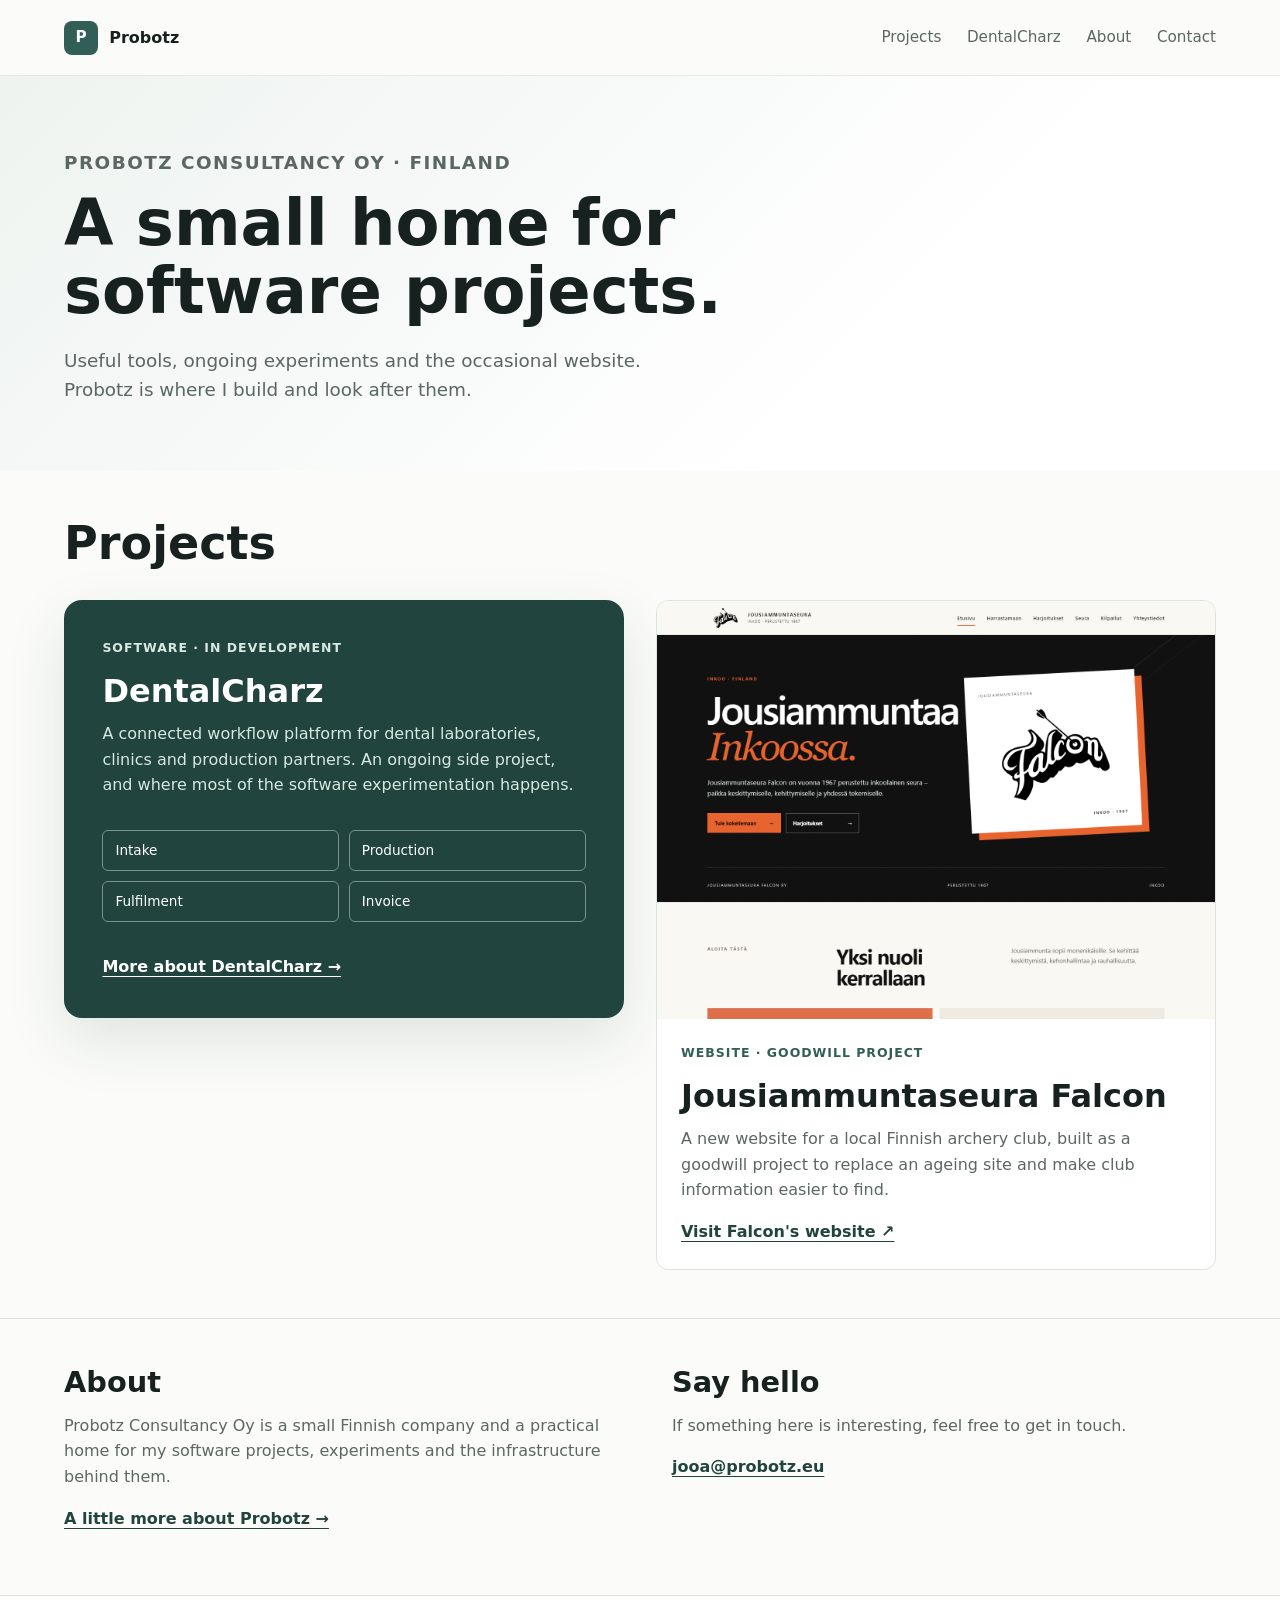
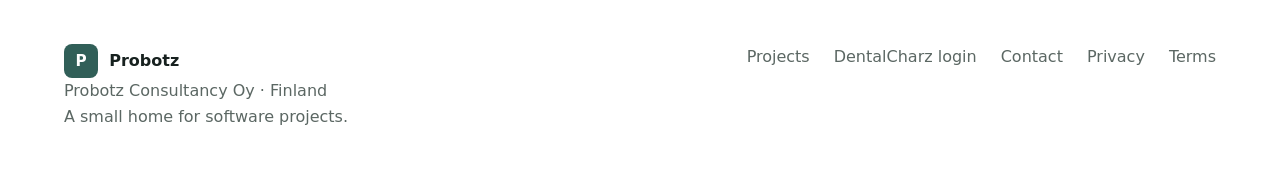
<file: index.html>
<!doctype html>
<html lang="en">
<head>
  <meta charset="utf-8">
  <meta name="viewport" content="width=device-width, initial-scale=1">
  <title>Probotz Consultancy Oy | A small home for software projects</title>
  <meta name="description" content="Probotz is a small Finnish company and a home for software projects and experiments, including DentalCharz and a website for Jousiammuntaseura Falcon.">
  <link rel="canonical" href="https://probotz.eu/">
  <meta property="og:type" content="website">
  <meta property="og:site_name" content="Probotz Consultancy Oy">
  <meta property="og:locale" content="en_GB">
  <meta property="og:title" content="Probotz Consultancy Oy | A small home for software projects">
  <meta property="og:description" content="Probotz is a small Finnish company and a home for software projects and experiments, including DentalCharz and a website for Jousiammuntaseura Falcon.">
  <meta property="og:url" content="https://probotz.eu/">
  <meta property="og:image" content="https://probotz.eu/assets/social-card.png">
  <meta property="og:image:width" content="1200">
  <meta property="og:image:height" content="630">
  <meta property="og:image:alt" content="Probotz Consultancy Oy — a small home for software projects">
  <meta name="twitter:card" content="summary_large_image">
  <meta name="theme-color" content="#315f58">

  <link rel="icon" href="/assets/favicon.svg" type="image/svg+xml">
  <link rel="icon" href="/assets/favicon.png" type="image/png" sizes="32x32">
  <link rel="apple-touch-icon" href="/assets/apple-touch-icon.png">
  <link rel="stylesheet" href="/styles.css">
  <script type="application/ld+json">{"@context": "https://schema.org", "@type": "Organization", "@id": "https://probotz.eu/#organisation", "name": "Probotz Consultancy Oy", "url": "https://probotz.eu/", "email": "jooa@probotz.eu", "logo": "https://probotz.eu/assets/apple-touch-icon.png", "location": {"@type": "Country", "name": "Finland"}}</script>
  <script src="/script.js" defer></script>
</head>
<body>
  <a class="skip-link" href="#main">Skip to content</a>
  <header class="site-header">
    <a class="logo" href="/" aria-label="Probotz home"><span class="logo-mark" aria-hidden="true">P</span><span>Probotz</span></a>
    <button class="nav-toggle" type="button" aria-expanded="false" aria-controls="site-nav"><span class="sr-only">Open navigation</span><span></span><span></span><span></span></button>
    <nav class="site-nav" id="site-nav" aria-label="Main navigation"><a href="/index.html#projects">Projects</a><a href="/dentalcharz.html">DentalCharz</a><a href="/about.html">About</a><a href="/contact.html">Contact</a></nav>
  </header>
  <main id="main" tabindex="-1">
<section class="subpage-hero home-intro">
  <p class="eyebrow">Probotz Consultancy Oy · Finland</p>
  <h1>A small home for software projects.</h1>
  <p>Useful tools, ongoing experiments and the occasional website. Probotz is where I build and look after them.</p>
</section>
<section class="section project-section" id="projects">
  <div class="section-heading"><h2>Projects</h2></div>
  <div class="portfolio-grid">
    <article class="flagship-card" id="product">
      <p class="eyebrow">Software · In development</p>
      <h3>DentalCharz</h3>
      <p>A connected workflow platform for dental laboratories, clinics and production partners. An ongoing side project, and where most of the software experimentation happens.</p>
      <div class="mini-workflow" aria-label="Connected case workflow"><span>Intake</span><span>Production</span><span>Fulfilment</span><span>Invoice</span></div>
      <a class="text-link" href="/dentalcharz.html">More about DentalCharz →</a>
    </article>
    <article class="portfolio-falcon">
      <figure class="project-image"><img src="/assets/falcon-home.png" width="1440" height="1080" loading="lazy" alt="Falcon's Finnish archery club website, with black and orange styling and links to getting started and training."></figure>
      <div class="portfolio-copy">
        <p class="eyebrow">Website · Goodwill project</p>
        <h3>Jousiammuntaseura Falcon</h3>
        <p>A new website for a local Finnish archery club, built as a goodwill project to replace an ageing site and make club information easier to find.</p>
        <a class="text-link" href="https://jousiammuntaseurafalcon.fi/">Visit Falcon's website ↗</a>
      </div>
    </article>
  </div>
</section>
<section class="section home-notes">
  <div id="about"><h2>About</h2><p>Probotz Consultancy Oy is a small Finnish company and a practical home for my software projects, experiments and the infrastructure behind them.</p><a class="text-link" href="/about.html">A little more about Probotz →</a></div>
  <div id="contact"><h2>Say hello</h2><p>If something here is interesting, feel free to get in touch.</p><a class="text-link" href="mailto:jooa@probotz.eu">jooa@probotz.eu</a></div>
</section></main>
  <footer class="site-footer">
    <div><a class="logo footer-logo" href="/"><span class="logo-mark" aria-hidden="true">P</span><span>Probotz</span></a><p>Probotz Consultancy Oy · Finland<br>A small home for software projects.</p></div>
    <nav aria-label="Footer navigation"><a href="/index.html#projects">Projects</a><a href="https://dental.probotz.eu/login">DentalCharz login</a><a href="/contact.html">Contact</a><a href="/privacy.html">Privacy</a><a href="/terms.html">Terms</a></nav>
  </footer>
</body>
</html>
</file>
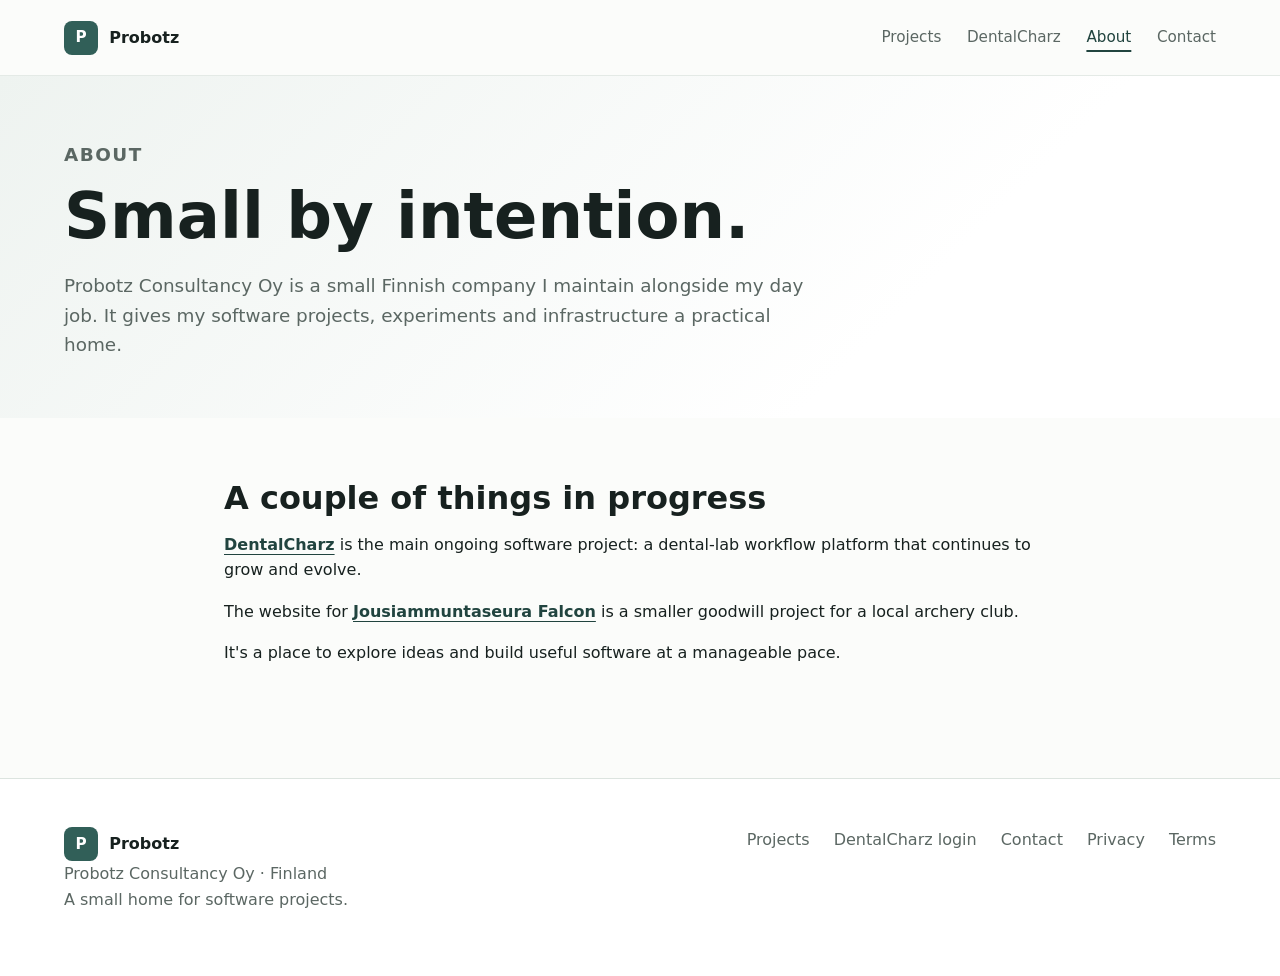
<file: about.html>
<!doctype html>
<html lang="en">
<head>
  <meta charset="utf-8">
  <meta name="viewport" content="width=device-width, initial-scale=1">
  <title>About | Probotz Consultancy Oy</title>
  <meta name="description" content="Probotz Consultancy Oy is a small Finnish company for personal software projects, experiments and the infrastructure behind them.">
  <link rel="canonical" href="https://probotz.eu/about.html">
  <meta property="og:type" content="website">
  <meta property="og:site_name" content="Probotz Consultancy Oy">
  <meta property="og:locale" content="en_GB">
  <meta property="og:title" content="About | Probotz Consultancy Oy">
  <meta property="og:description" content="Probotz Consultancy Oy is a small Finnish company for personal software projects, experiments and the infrastructure behind them.">
  <meta property="og:url" content="https://probotz.eu/about.html">
  <meta property="og:image" content="https://probotz.eu/assets/social-card.png">
  <meta property="og:image:width" content="1200">
  <meta property="og:image:height" content="630">
  <meta property="og:image:alt" content="Probotz Consultancy Oy — a small home for software projects">
  <meta name="twitter:card" content="summary_large_image">
  <meta name="theme-color" content="#315f58">

  <link rel="icon" href="/assets/favicon.svg" type="image/svg+xml">
  <link rel="icon" href="/assets/favicon.png" type="image/png" sizes="32x32">
  <link rel="apple-touch-icon" href="/assets/apple-touch-icon.png">
  <link rel="stylesheet" href="/styles.css">
  <script type="application/ld+json">{"@context": "https://schema.org", "@type": "Organization", "@id": "https://probotz.eu/#organisation", "name": "Probotz Consultancy Oy", "url": "https://probotz.eu/", "email": "jooa@probotz.eu", "logo": "https://probotz.eu/assets/apple-touch-icon.png", "location": {"@type": "Country", "name": "Finland"}}</script>
  <script src="/script.js" defer></script>
</head>
<body>
  <a class="skip-link" href="#main">Skip to content</a>
  <header class="site-header">
    <a class="logo" href="/" aria-label="Probotz home"><span class="logo-mark" aria-hidden="true">P</span><span>Probotz</span></a>
    <button class="nav-toggle" type="button" aria-expanded="false" aria-controls="site-nav"><span class="sr-only">Open navigation</span><span></span><span></span><span></span></button>
    <nav class="site-nav" id="site-nav" aria-label="Main navigation"><a href="/index.html#projects">Projects</a><a href="/dentalcharz.html">DentalCharz</a><a href="/about.html" aria-current="page">About</a><a href="/contact.html">Contact</a></nav>
  </header>
  <main id="main" tabindex="-1">
<section class="subpage-hero compact-intro"><p class="eyebrow">About</p><h1>Small by intention.</h1><p>Probotz Consultancy Oy is a small Finnish company I maintain alongside my day job. It gives my software projects, experiments and infrastructure a practical home.</p></section>
<section class="content-page prose"><h2>A couple of things in progress</h2><p><a href="/dentalcharz.html">DentalCharz</a> is the main ongoing software project: a dental-lab workflow platform that continues to grow and evolve.</p><p>The website for <a href="/work.html#falcon">Jousiammuntaseura Falcon</a> is a smaller goodwill project for a local archery club.</p><p>It's a place to explore ideas and build useful software at a manageable pace.</p></section></main>
  <footer class="site-footer">
    <div><a class="logo footer-logo" href="/"><span class="logo-mark" aria-hidden="true">P</span><span>Probotz</span></a><p>Probotz Consultancy Oy · Finland<br>A small home for software projects.</p></div>
    <nav aria-label="Footer navigation"><a href="/index.html#projects">Projects</a><a href="https://dental.probotz.eu/login">DentalCharz login</a><a href="/contact.html">Contact</a><a href="/privacy.html">Privacy</a><a href="/terms.html">Terms</a></nav>
  </footer>
</body>
</html>
</file>
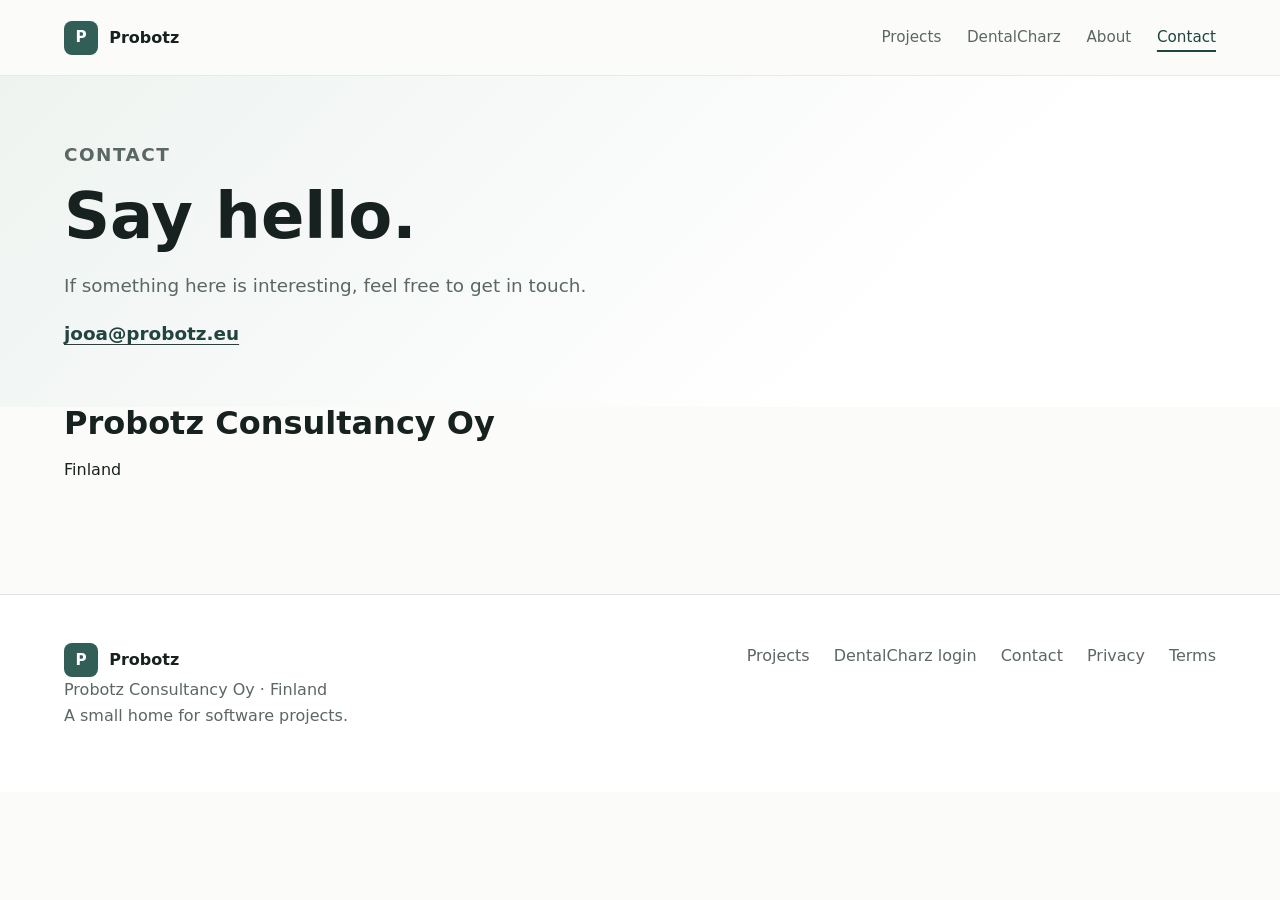
<file: contact.html>
<!doctype html>
<html lang="en">
<head>
  <meta charset="utf-8">
  <meta name="viewport" content="width=device-width, initial-scale=1">
  <title>Contact | Probotz Consultancy Oy</title>
  <meta name="description" content="If something on Probotz interests you, feel free to get in touch at jooa@probotz.eu.">
  <link rel="canonical" href="https://probotz.eu/contact.html">
  <meta property="og:type" content="website">
  <meta property="og:site_name" content="Probotz Consultancy Oy">
  <meta property="og:locale" content="en_GB">
  <meta property="og:title" content="Contact | Probotz Consultancy Oy">
  <meta property="og:description" content="If something on Probotz interests you, feel free to get in touch at jooa@probotz.eu.">
  <meta property="og:url" content="https://probotz.eu/contact.html">
  <meta property="og:image" content="https://probotz.eu/assets/social-card.png">
  <meta property="og:image:width" content="1200">
  <meta property="og:image:height" content="630">
  <meta property="og:image:alt" content="Probotz Consultancy Oy — a small home for software projects">
  <meta name="twitter:card" content="summary_large_image">
  <meta name="theme-color" content="#315f58">

  <link rel="icon" href="/assets/favicon.svg" type="image/svg+xml">
  <link rel="icon" href="/assets/favicon.png" type="image/png" sizes="32x32">
  <link rel="apple-touch-icon" href="/assets/apple-touch-icon.png">
  <link rel="stylesheet" href="/styles.css">
  <script type="application/ld+json">{"@context": "https://schema.org", "@type": "Organization", "@id": "https://probotz.eu/#organisation", "name": "Probotz Consultancy Oy", "url": "https://probotz.eu/", "email": "jooa@probotz.eu", "logo": "https://probotz.eu/assets/apple-touch-icon.png", "location": {"@type": "Country", "name": "Finland"}}</script>
  <script src="/script.js" defer></script>
</head>
<body>
  <a class="skip-link" href="#main">Skip to content</a>
  <header class="site-header">
    <a class="logo" href="/" aria-label="Probotz home"><span class="logo-mark" aria-hidden="true">P</span><span>Probotz</span></a>
    <button class="nav-toggle" type="button" aria-expanded="false" aria-controls="site-nav"><span class="sr-only">Open navigation</span><span></span><span></span><span></span></button>
    <nav class="site-nav" id="site-nav" aria-label="Main navigation"><a href="/index.html#projects">Projects</a><a href="/dentalcharz.html">DentalCharz</a><a href="/about.html">About</a><a href="/contact.html" aria-current="page">Contact</a></nav>
  </header>
  <main id="main" tabindex="-1">
<section class="subpage-hero compact-intro"><p class="eyebrow">Contact</p><h1>Say hello.</h1><p>If something here is interesting, feel free to get in touch.</p><p><a class="text-link" href="mailto:jooa@probotz.eu">jooa@probotz.eu</a></p></section>
<section class="content-page company-details"><h2>Probotz Consultancy Oy</h2><p>Finland</p><span id="lab"></span><span id="project"></span><!-- Legacy enquiry anchors kept for existing links. TODO(owner): verify business ID and registered address before adding company identifiers. --></section></main>
  <footer class="site-footer">
    <div><a class="logo footer-logo" href="/"><span class="logo-mark" aria-hidden="true">P</span><span>Probotz</span></a><p>Probotz Consultancy Oy · Finland<br>A small home for software projects.</p></div>
    <nav aria-label="Footer navigation"><a href="/index.html#projects">Projects</a><a href="https://dental.probotz.eu/login">DentalCharz login</a><a href="/contact.html">Contact</a><a href="/privacy.html">Privacy</a><a href="/terms.html">Terms</a></nav>
  </footer>
</body>
</html>
</file>
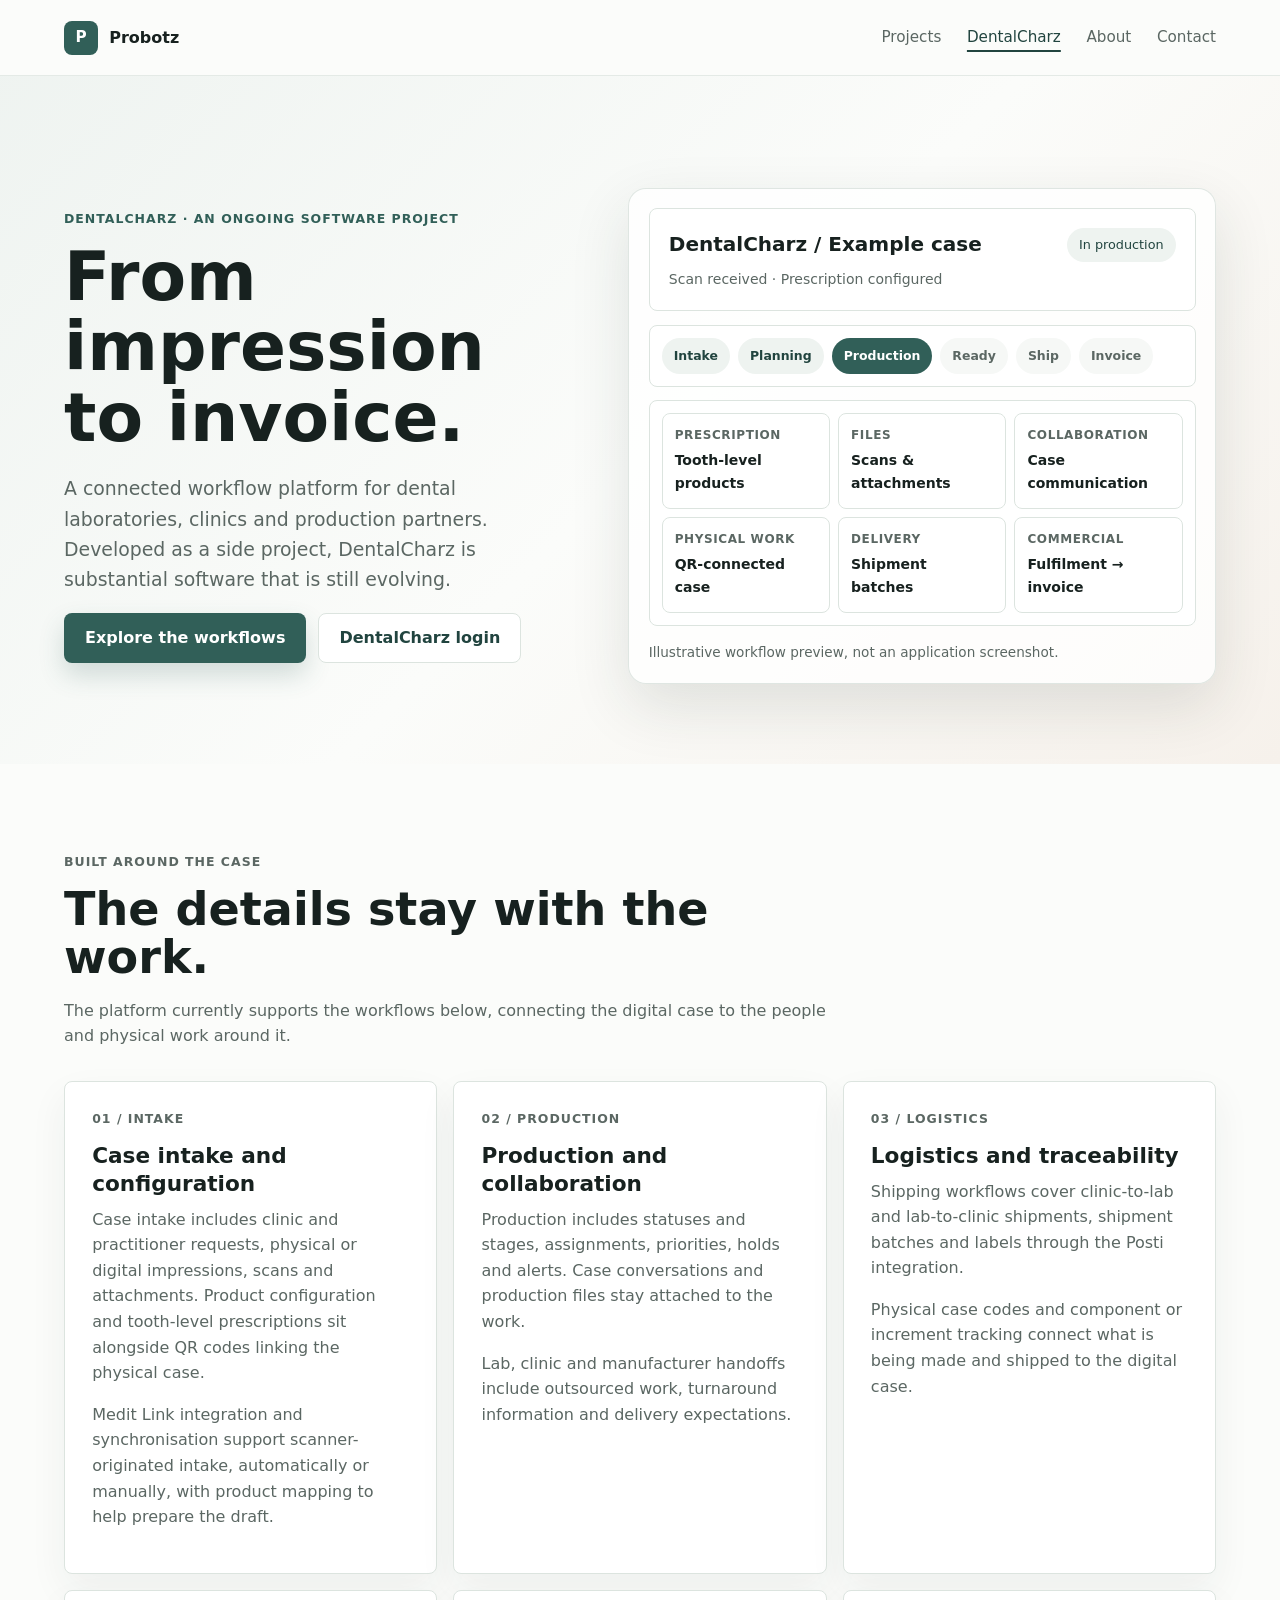
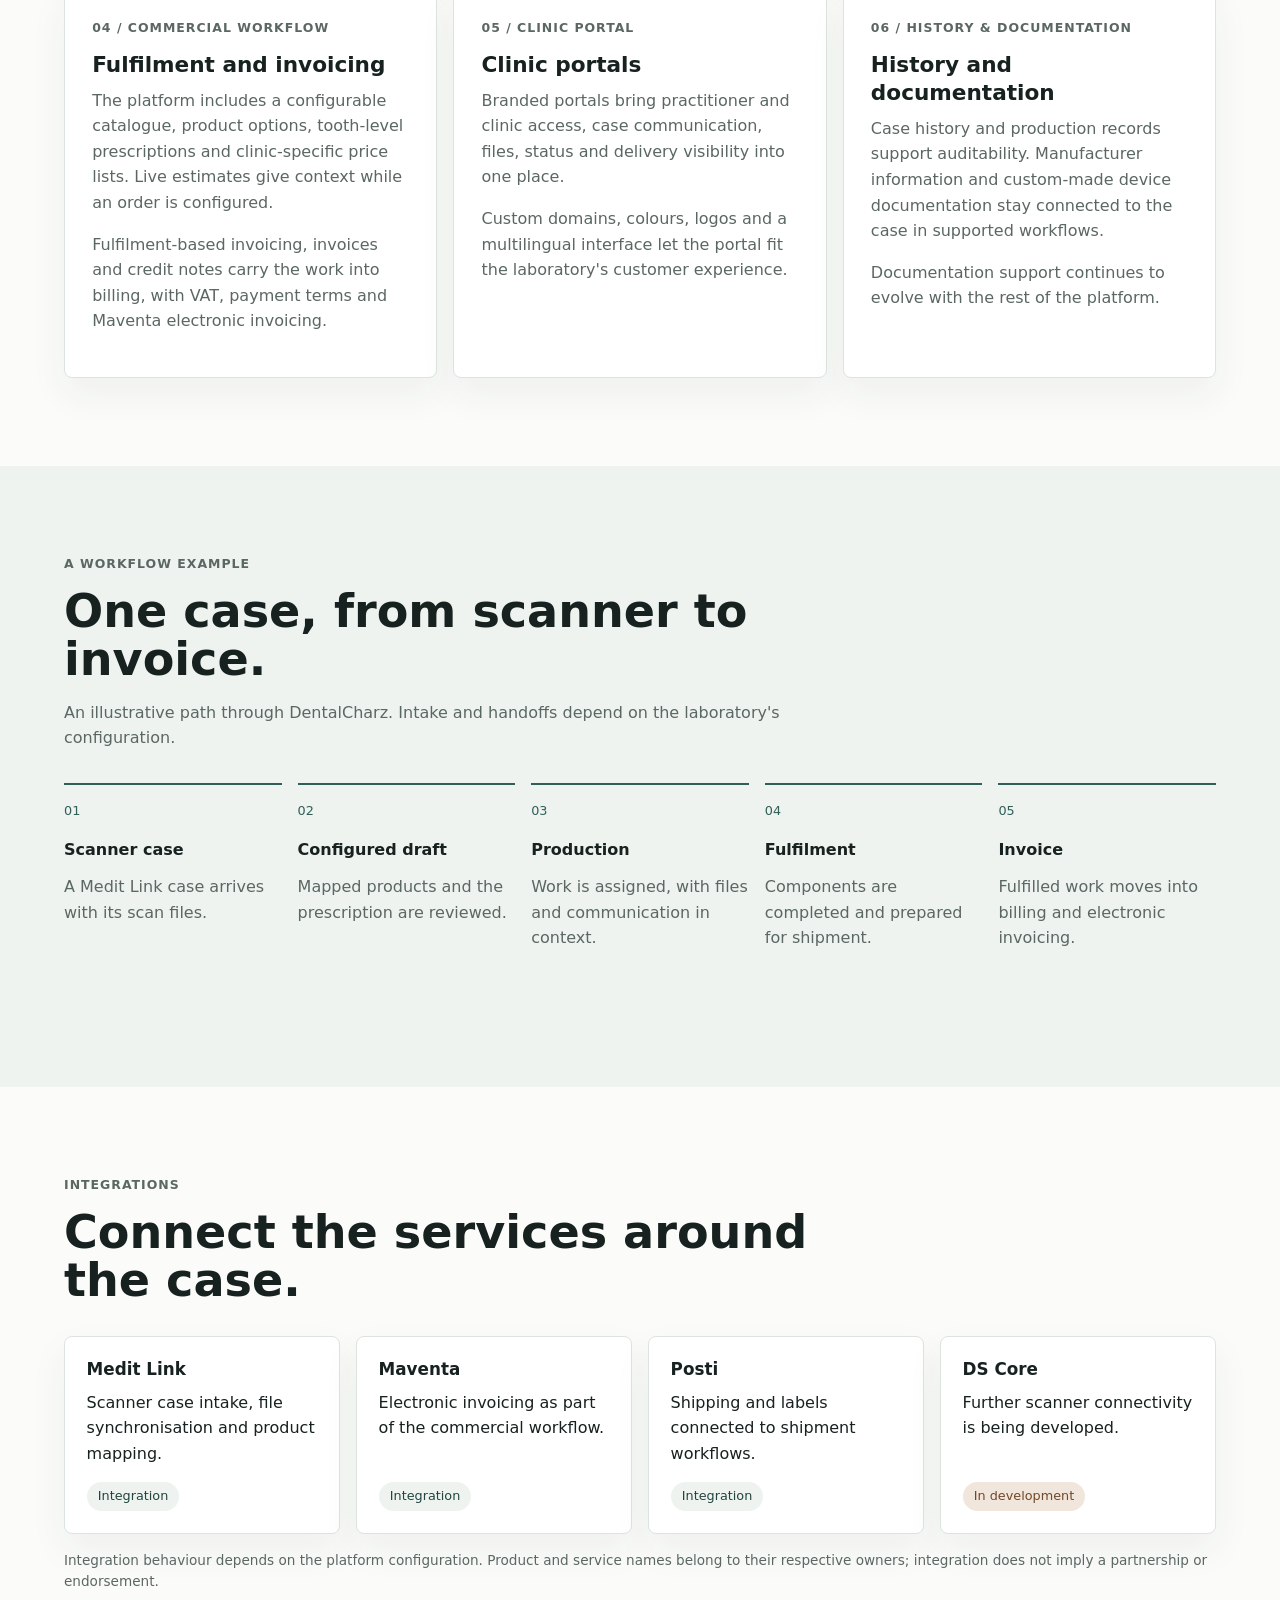
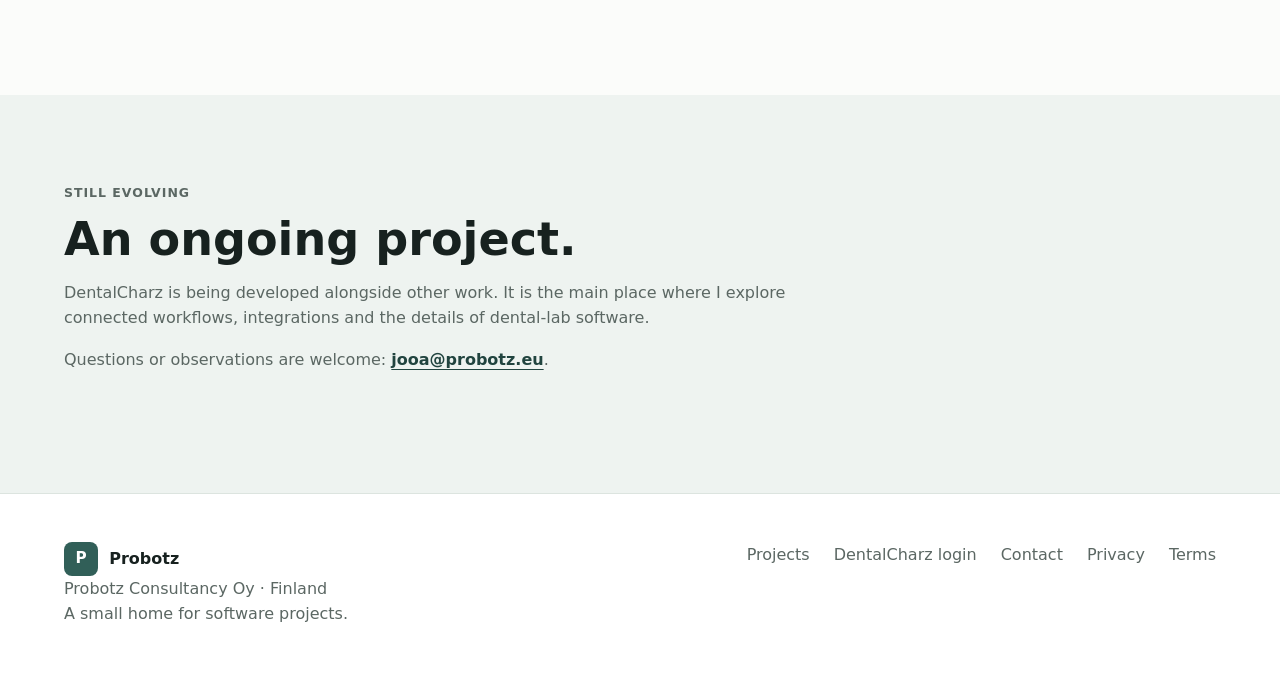
<file: dentalcharz.html>
<!doctype html>
<html lang="en">
<head>
  <meta charset="utf-8">
  <meta name="viewport" content="width=device-width, initial-scale=1">
  <title>DentalCharz | Dental lab workflow software by Probotz</title>
  <meta name="description" content="DentalCharz is an evolving side project by Probotz: a dental-lab workflow platform connecting case intake, production, clinic portals, shipping and invoicing.">
  <link rel="canonical" href="https://probotz.eu/dentalcharz.html">
  <meta property="og:type" content="website">
  <meta property="og:site_name" content="Probotz Consultancy Oy">
  <meta property="og:locale" content="en_GB">
  <meta property="og:title" content="DentalCharz | Dental lab workflow software by Probotz">
  <meta property="og:description" content="DentalCharz is an evolving side project by Probotz: a dental-lab workflow platform connecting case intake, production, clinic portals, shipping and invoicing.">
  <meta property="og:url" content="https://probotz.eu/dentalcharz.html">
  <meta property="og:image" content="https://probotz.eu/assets/social-card.png">
  <meta property="og:image:width" content="1200">
  <meta property="og:image:height" content="630">
  <meta property="og:image:alt" content="Probotz Consultancy Oy — a small home for software projects">
  <meta name="twitter:card" content="summary_large_image">
  <meta name="theme-color" content="#315f58">

  <link rel="icon" href="/assets/favicon.svg" type="image/svg+xml">
  <link rel="icon" href="/assets/favicon.png" type="image/png" sizes="32x32">
  <link rel="apple-touch-icon" href="/assets/apple-touch-icon.png">
  <link rel="stylesheet" href="/styles.css">
  <script type="application/ld+json">{"@context": "https://schema.org", "@type": "SoftwareApplication", "name": "DentalCharz", "applicationCategory": "BusinessApplication", "operatingSystem": "Web browser", "url": "https://probotz.eu/dentalcharz.html", "description": "DentalCharz is an evolving side project by Probotz: a dental-lab workflow platform connecting case intake, production, clinic portals, shipping and invoicing.", "creator": {"@id": "https://probotz.eu/#organisation", "@type": "Organization", "name": "Probotz Consultancy Oy"}}</script>
  <script src="/script.js" defer></script>
</head>
<body>
  <a class="skip-link" href="#main">Skip to content</a>
  <header class="site-header">
    <a class="logo" href="/" aria-label="Probotz home"><span class="logo-mark" aria-hidden="true">P</span><span>Probotz</span></a>
    <button class="nav-toggle" type="button" aria-expanded="false" aria-controls="site-nav"><span class="sr-only">Open navigation</span><span></span><span></span><span></span></button>
    <nav class="site-nav" id="site-nav" aria-label="Main navigation"><a href="/index.html#projects">Projects</a><a href="/dentalcharz.html" aria-current="page">DentalCharz</a><a href="/about.html">About</a><a href="/contact.html">Contact</a></nav>
  </header>
  <main id="main" tabindex="-1"><section class="hero product-hero"><div><p class="eyebrow">DentalCharz · An ongoing software project</p><h1>From impression to invoice.</h1><p class="hero-text">A connected workflow platform for dental laboratories, clinics and production partners. Developed as a side project, DentalCharz is substantial software that is still evolving.</p><div class="hero-actions"><a class="button button-primary button-large" href="#workflows">Explore the workflows</a><a class="button button-secondary button-large" href="https://dental.probotz.eu/login">DentalCharz login</a></div></div><figure class="product-visual"><div class="case-header-card"><div class="case-identity"><div class="patient-ref">DentalCharz / Example case</div><div class="case-meta">Scan received · Prescription configured</div></div><span class="status-pill">In production</span></div><div class="workflow-strip" role="region" tabindex="0" aria-label="Illustrative case stages"><span class="step done">Intake</span><span class="step done">Planning</span><span class="step active">Production</span><span class="step">Ready</span><span class="step">Ship</span><span class="step">Invoice</span></div><div class="summary-tiles"><div class="summary-tile"><div><div class="tile-title">Prescription</div><div class="tile-value">Tooth-level products</div></div></div><div class="summary-tile"><div><div class="tile-title">Files</div><div class="tile-value">Scans &amp; attachments</div></div></div><div class="summary-tile"><div><div class="tile-title">Collaboration</div><div class="tile-value">Case communication</div></div></div><div class="summary-tile"><div><div class="tile-title">Physical work</div><div class="tile-value">QR-connected case</div></div></div><div class="summary-tile"><div><div class="tile-title">Delivery</div><div class="tile-value">Shipment batches</div></div></div><div class="summary-tile"><div><div class="tile-title">Commercial</div><div class="tile-value">Fulfilment → invoice</div></div></div></div><figcaption>Illustrative workflow preview, not an application screenshot.</figcaption><!-- TODO(owner): replace this figure with approved, anonymised DentalCharz application screenshots. --></figure></section><section class="section" id="workflows"><div class="section-heading"><p class="eyebrow">Built around the case</p><h2>The details stay with the work.</h2><p>The platform currently supports the workflows below, connecting the digital case to the people and physical work around it.</p></div><div class="feature-grid workflow-cards"><article class="feature-card"><p class="eyebrow">01 / Intake</p><h3>Case intake and configuration</h3><p>Case intake includes clinic and practitioner requests, physical or digital impressions, scans and attachments. Product configuration and tooth-level prescriptions sit alongside QR codes linking the physical case.</p><p>Medit Link integration and synchronisation support scanner-originated intake, automatically or manually, with product mapping to help prepare the draft.</p></article><article class="feature-card"><p class="eyebrow">02 / Production</p><h3>Production and collaboration</h3><p>Production includes statuses and stages, assignments, priorities, holds and alerts. Case conversations and production files stay attached to the work.</p><p>Lab, clinic and manufacturer handoffs include outsourced work, turnaround information and delivery expectations.</p></article><article class="feature-card"><p class="eyebrow">03 / Logistics</p><h3>Logistics and traceability</h3><p>Shipping workflows cover clinic-to-lab and lab-to-clinic shipments, shipment batches and labels through the Posti integration.</p><p>Physical case codes and component or increment tracking connect what is being made and shipped to the digital case.</p></article><article class="feature-card"><p class="eyebrow">04 / Commercial workflow</p><h3>Fulfilment and invoicing</h3><p>The platform includes a configurable catalogue, product options, tooth-level prescriptions and clinic-specific price lists. Live estimates give context while an order is configured.</p><p>Fulfilment-based invoicing, invoices and credit notes carry the work into billing, with VAT, payment terms and Maventa electronic invoicing.</p></article><article class="feature-card"><p class="eyebrow">05 / Clinic portal</p><h3>Clinic portals</h3><p>Branded portals bring practitioner and clinic access, case communication, files, status and delivery visibility into one place.</p><p>Custom domains, colours, logos and a multilingual interface let the portal fit the laboratory's customer experience.</p></article><article class="feature-card"><p class="eyebrow">06 / History &amp; documentation</p><h3>History and documentation</h3><p>Case history and production records support auditability. Manufacturer information and custom-made device documentation stay connected to the case in supported workflows.</p><p>Documentation support continues to evolve with the rest of the platform.</p></article></div></section><section class="section process-section"><div class="section-heading"><p class="eyebrow">A workflow example</p><h2>One case, from scanner to invoice.</h2><p>An illustrative path through DentalCharz. Intake and handoffs depend on the laboratory's configuration.</p></div><ol class="case-journey"><li><strong>Scanner case</strong><p>A Medit Link case arrives with its scan files.</p></li><li><strong>Configured draft</strong><p>Mapped products and the prescription are reviewed.</p></li><li><strong>Production</strong><p>Work is assigned, with files and communication in context.</p></li><li><strong>Fulfilment</strong><p>Components are completed and prepared for shipment.</p></li><li><strong>Invoice</strong><p>Fulfilled work moves into billing and electronic invoicing.</p></li></ol></section><section class="section" id="integrations"><div class="section-heading"><p class="eyebrow">Integrations</p><h2>Connect the services around the case.</h2></div><div class="integration-grid"><article class="contact-box"><h3>Medit Link</h3><p>Scanner case intake, file synchronisation and product mapping.</p><span class="integration-status">Integration</span></article><article class="contact-box"><h3>Maventa</h3><p>Electronic invoicing as part of the commercial workflow.</p><span class="integration-status">Integration</span></article><article class="contact-box"><h3>Posti</h3><p>Shipping and labels connected to shipment workflows.</p><span class="integration-status">Integration</span></article><article class="contact-box"><h3>DS Core</h3><p>Further scanner connectivity is being developed.</p><span class="integration-status development">In development</span></article></div><p class="small-note">Integration behaviour depends on the platform configuration. Product and service names belong to their respective owners; integration does not imply a partnership or endorsement.</p></section><section class="section project-note" id="project-status"><span id="proposal"></span><div class="section-heading"><p class="eyebrow">Still evolving</p><h2>An ongoing project.</h2><p>DentalCharz is being developed alongside other work. It is the main place where I explore connected workflows, integrations and the details of dental-lab software.</p><p>Questions or observations are welcome: <a class="text-link" href="mailto:jooa@probotz.eu">jooa@probotz.eu</a>.</p></div></section></main>
  <footer class="site-footer">
    <div><a class="logo footer-logo" href="/"><span class="logo-mark" aria-hidden="true">P</span><span>Probotz</span></a><p>Probotz Consultancy Oy · Finland<br>A small home for software projects.</p></div>
    <nav aria-label="Footer navigation"><a href="/index.html#projects">Projects</a><a href="https://dental.probotz.eu/login">DentalCharz login</a><a href="/contact.html">Contact</a><a href="/privacy.html">Privacy</a><a href="/terms.html">Terms</a></nav>
  </footer>
</body>
</html>
</file>
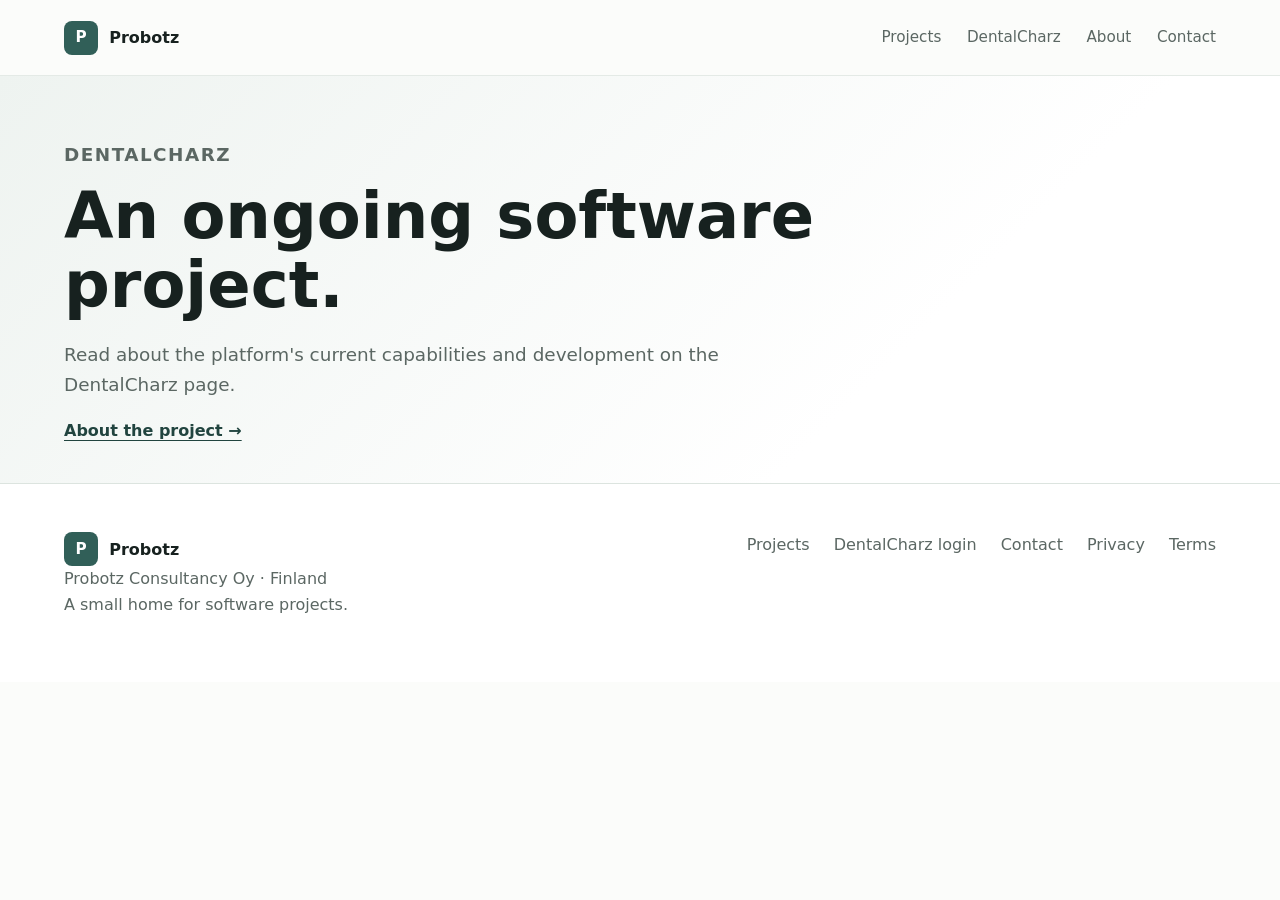
<file: pricing.html>
<!doctype html>
<html lang="en">
<head>
  <meta charset="utf-8">
  <meta name="viewport" content="width=device-width, initial-scale=1">
  <title>DentalCharz project | Probotz Consultancy Oy</title>
  <meta name="description" content="DentalCharz is an ongoing software project. Read about its current workflows and development.">
  <link rel="canonical" href="https://probotz.eu/pricing.html">
  <meta property="og:type" content="website">
  <meta property="og:site_name" content="Probotz Consultancy Oy">
  <meta property="og:locale" content="en_GB">
  <meta property="og:title" content="DentalCharz project | Probotz Consultancy Oy">
  <meta property="og:description" content="DentalCharz is an ongoing software project. Read about its current workflows and development.">
  <meta property="og:url" content="https://probotz.eu/pricing.html">
  <meta property="og:image" content="https://probotz.eu/assets/social-card.png">
  <meta property="og:image:width" content="1200">
  <meta property="og:image:height" content="630">
  <meta property="og:image:alt" content="Probotz Consultancy Oy — a small home for software projects">
  <meta name="twitter:card" content="summary_large_image">
  <meta name="theme-color" content="#315f58">
<meta name="robots" content="noindex, follow">
  <link rel="icon" href="/assets/favicon.svg" type="image/svg+xml">
  <link rel="icon" href="/assets/favicon.png" type="image/png" sizes="32x32">
  <link rel="apple-touch-icon" href="/assets/apple-touch-icon.png">
  <link rel="stylesheet" href="/styles.css">
  <script type="application/ld+json">{"@context": "https://schema.org", "@type": "Organization", "@id": "https://probotz.eu/#organisation", "name": "Probotz Consultancy Oy", "url": "https://probotz.eu/", "email": "jooa@probotz.eu", "logo": "https://probotz.eu/assets/apple-touch-icon.png", "location": {"@type": "Country", "name": "Finland"}}</script>
  <script src="/script.js" defer></script>
</head>
<body>
  <a class="skip-link" href="#main">Skip to content</a>
  <header class="site-header">
    <a class="logo" href="/" aria-label="Probotz home"><span class="logo-mark" aria-hidden="true">P</span><span>Probotz</span></a>
    <button class="nav-toggle" type="button" aria-expanded="false" aria-controls="site-nav"><span class="sr-only">Open navigation</span><span></span><span></span><span></span></button>
    <nav class="site-nav" id="site-nav" aria-label="Main navigation"><a href="/index.html#projects">Projects</a><a href="/dentalcharz.html">DentalCharz</a><a href="/about.html">About</a><a href="/contact.html">Contact</a></nav>
  </header>
  <main id="main" tabindex="-1">
<section class="subpage-hero compact-intro"><p class="eyebrow">DentalCharz</p><h1>An ongoing software project.</h1><p>Read about the platform's current capabilities and development on the DentalCharz page.</p><a class="text-link" href="/dentalcharz.html#project-status">About the project →</a></section></main>
  <footer class="site-footer">
    <div><a class="logo footer-logo" href="/"><span class="logo-mark" aria-hidden="true">P</span><span>Probotz</span></a><p>Probotz Consultancy Oy · Finland<br>A small home for software projects.</p></div>
    <nav aria-label="Footer navigation"><a href="/index.html#projects">Projects</a><a href="https://dental.probotz.eu/login">DentalCharz login</a><a href="/contact.html">Contact</a><a href="/privacy.html">Privacy</a><a href="/terms.html">Terms</a></nav>
  </footer>
</body>
</html>
</file>
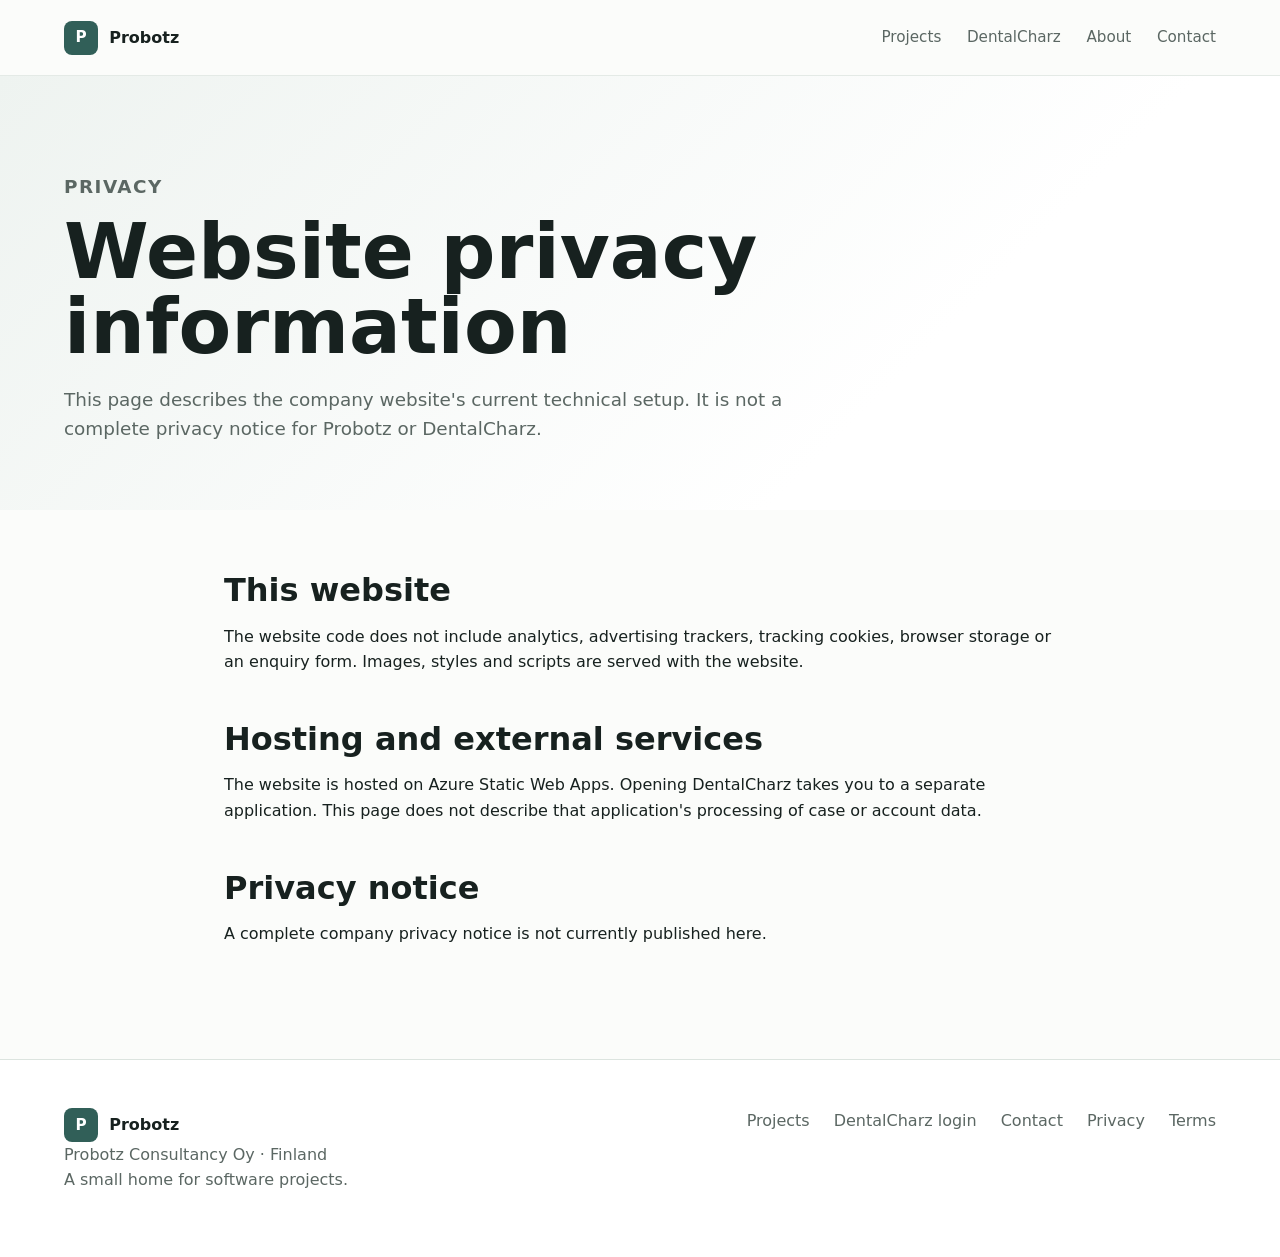
<file: privacy.html>
<!doctype html>
<html lang="en">
<head>
  <meta charset="utf-8">
  <meta name="viewport" content="width=device-width, initial-scale=1">
  <title>Website privacy information | Probotz Consultancy Oy</title>
  <meta name="description" content="Technical privacy information for the Probotz company website, including its use of scripts and links to DentalCharz.">
  <link rel="canonical" href="https://probotz.eu/privacy.html">
  <meta property="og:type" content="website">
  <meta property="og:site_name" content="Probotz Consultancy Oy">
  <meta property="og:locale" content="en_GB">
  <meta property="og:title" content="Website privacy information | Probotz Consultancy Oy">
  <meta property="og:description" content="Technical privacy information for the Probotz company website, including its use of scripts and links to DentalCharz.">
  <meta property="og:url" content="https://probotz.eu/privacy.html">
  <meta property="og:image" content="https://probotz.eu/assets/social-card.png">
  <meta property="og:image:width" content="1200">
  <meta property="og:image:height" content="630">
  <meta property="og:image:alt" content="Probotz Consultancy Oy — a small home for software projects">
  <meta name="twitter:card" content="summary_large_image">
  <meta name="theme-color" content="#315f58">
<meta name="robots" content="noindex, follow">
  <link rel="icon" href="/assets/favicon.svg" type="image/svg+xml">
  <link rel="icon" href="/assets/favicon.png" type="image/png" sizes="32x32">
  <link rel="apple-touch-icon" href="/assets/apple-touch-icon.png">
  <link rel="stylesheet" href="/styles.css">
  <script type="application/ld+json">{"@context": "https://schema.org", "@type": "Organization", "@id": "https://probotz.eu/#organisation", "name": "Probotz Consultancy Oy", "url": "https://probotz.eu/", "email": "jooa@probotz.eu", "logo": "https://probotz.eu/assets/apple-touch-icon.png", "location": {"@type": "Country", "name": "Finland"}}</script>
  <script src="/script.js" defer></script>
</head>
<body>
  <a class="skip-link" href="#main">Skip to content</a>
  <header class="site-header">
    <a class="logo" href="/" aria-label="Probotz home"><span class="logo-mark" aria-hidden="true">P</span><span>Probotz</span></a>
    <button class="nav-toggle" type="button" aria-expanded="false" aria-controls="site-nav"><span class="sr-only">Open navigation</span><span></span><span></span><span></span></button>
    <nav class="site-nav" id="site-nav" aria-label="Main navigation"><a href="/index.html#projects">Projects</a><a href="/dentalcharz.html">DentalCharz</a><a href="/about.html">About</a><a href="/contact.html">Contact</a></nav>
  </header>
  <main id="main" tabindex="-1"><section class="subpage-hero"><p class="eyebrow">Privacy</p><h1>Website privacy information</h1><p>This page describes the company website's current technical setup. It is not a complete privacy notice for Probotz or DentalCharz.</p></section><section class="content-page prose"><h2>This website</h2><p>The website code does not include analytics, advertising trackers, tracking cookies, browser storage or an enquiry form. Images, styles and scripts are served with the website.</p><h2>Hosting and external services</h2><p>The website is hosted on Azure Static Web Apps. Opening DentalCharz takes you to a separate application. This page does not describe that application's processing of case or account data.</p><h2>Privacy notice</h2><p>A complete company privacy notice is not currently published here.</p><!-- TODO(owner): approved privacy notice required, covering controller identity and contact, hosting/access logs, enquiry handling, purposes and legal bases, processors/recipients, transfers, retention, rights and supervisory authority. Separately supply DentalCharz privacy/DPA information as applicable. Do not replace this comment with unapproved legal copy. --></section></main>
  <footer class="site-footer">
    <div><a class="logo footer-logo" href="/"><span class="logo-mark" aria-hidden="true">P</span><span>Probotz</span></a><p>Probotz Consultancy Oy · Finland<br>A small home for software projects.</p></div>
    <nav aria-label="Footer navigation"><a href="/index.html#projects">Projects</a><a href="https://dental.probotz.eu/login">DentalCharz login</a><a href="/contact.html">Contact</a><a href="/privacy.html">Privacy</a><a href="/terms.html">Terms</a></nav>
  </footer>
</body>
</html>
</file>
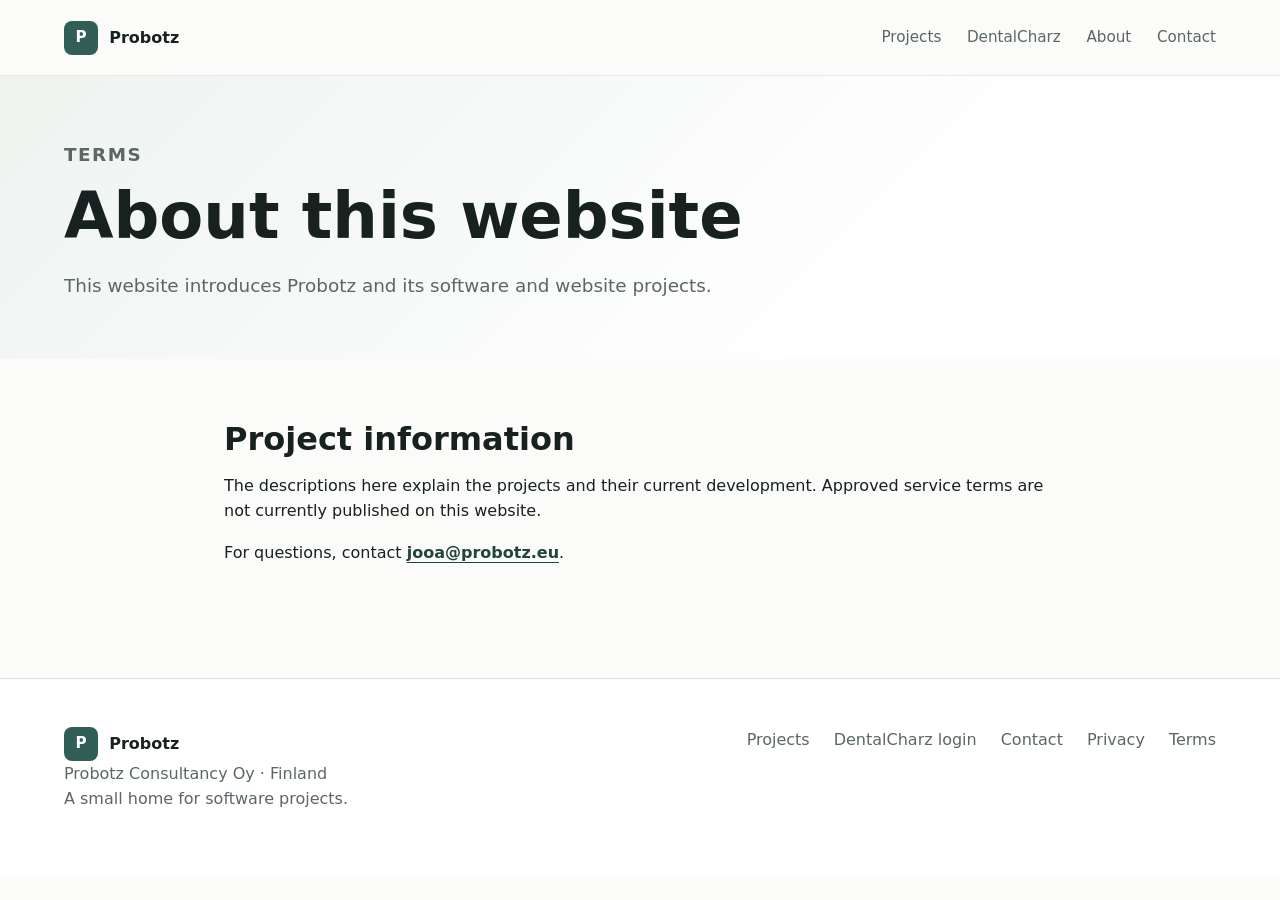
<file: terms.html>
<!doctype html>
<html lang="en">
<head>
  <meta charset="utf-8">
  <meta name="viewport" content="width=device-width, initial-scale=1">
  <title>Service terms information | Probotz Consultancy Oy</title>
  <meta name="description" content="Information about this Probotz project website and the publication status of service terms.">
  <link rel="canonical" href="https://probotz.eu/terms.html">
  <meta property="og:type" content="website">
  <meta property="og:site_name" content="Probotz Consultancy Oy">
  <meta property="og:locale" content="en_GB">
  <meta property="og:title" content="Service terms information | Probotz Consultancy Oy">
  <meta property="og:description" content="Information about this Probotz project website and the publication status of service terms.">
  <meta property="og:url" content="https://probotz.eu/terms.html">
  <meta property="og:image" content="https://probotz.eu/assets/social-card.png">
  <meta property="og:image:width" content="1200">
  <meta property="og:image:height" content="630">
  <meta property="og:image:alt" content="Probotz Consultancy Oy — a small home for software projects">
  <meta name="twitter:card" content="summary_large_image">
  <meta name="theme-color" content="#315f58">
<meta name="robots" content="noindex, follow">
  <link rel="icon" href="/assets/favicon.svg" type="image/svg+xml">
  <link rel="icon" href="/assets/favicon.png" type="image/png" sizes="32x32">
  <link rel="apple-touch-icon" href="/assets/apple-touch-icon.png">
  <link rel="stylesheet" href="/styles.css">
  <script type="application/ld+json">{"@context": "https://schema.org", "@type": "Organization", "@id": "https://probotz.eu/#organisation", "name": "Probotz Consultancy Oy", "url": "https://probotz.eu/", "email": "jooa@probotz.eu", "logo": "https://probotz.eu/assets/apple-touch-icon.png", "location": {"@type": "Country", "name": "Finland"}}</script>
  <script src="/script.js" defer></script>
</head>
<body>
  <a class="skip-link" href="#main">Skip to content</a>
  <header class="site-header">
    <a class="logo" href="/" aria-label="Probotz home"><span class="logo-mark" aria-hidden="true">P</span><span>Probotz</span></a>
    <button class="nav-toggle" type="button" aria-expanded="false" aria-controls="site-nav"><span class="sr-only">Open navigation</span><span></span><span></span><span></span></button>
    <nav class="site-nav" id="site-nav" aria-label="Main navigation"><a href="/index.html#projects">Projects</a><a href="/dentalcharz.html">DentalCharz</a><a href="/about.html">About</a><a href="/contact.html">Contact</a></nav>
  </header>
  <main id="main" tabindex="-1"><section class="subpage-hero compact-intro"><p class="eyebrow">Terms</p><h1>About this website</h1><p>This website introduces Probotz and its software and website projects.</p></section><section class="content-page prose"><h2>Project information</h2><p>The descriptions here explain the projects and their current development. Approved service terms are not currently published on this website.</p><p>For questions, contact <a class="text-link" href="mailto:jooa@probotz.eu">jooa@probotz.eu</a>.</p><!-- TODO(owner): supply approved terms if services are offered or terms are to be published. No agreement, warranty or liability clauses have been generated. --></section></main>
  <footer class="site-footer">
    <div><a class="logo footer-logo" href="/"><span class="logo-mark" aria-hidden="true">P</span><span>Probotz</span></a><p>Probotz Consultancy Oy · Finland<br>A small home for software projects.</p></div>
    <nav aria-label="Footer navigation"><a href="/index.html#projects">Projects</a><a href="https://dental.probotz.eu/login">DentalCharz login</a><a href="/contact.html">Contact</a><a href="/privacy.html">Privacy</a><a href="/terms.html">Terms</a></nav>
  </footer>
</body>
</html>
</file>
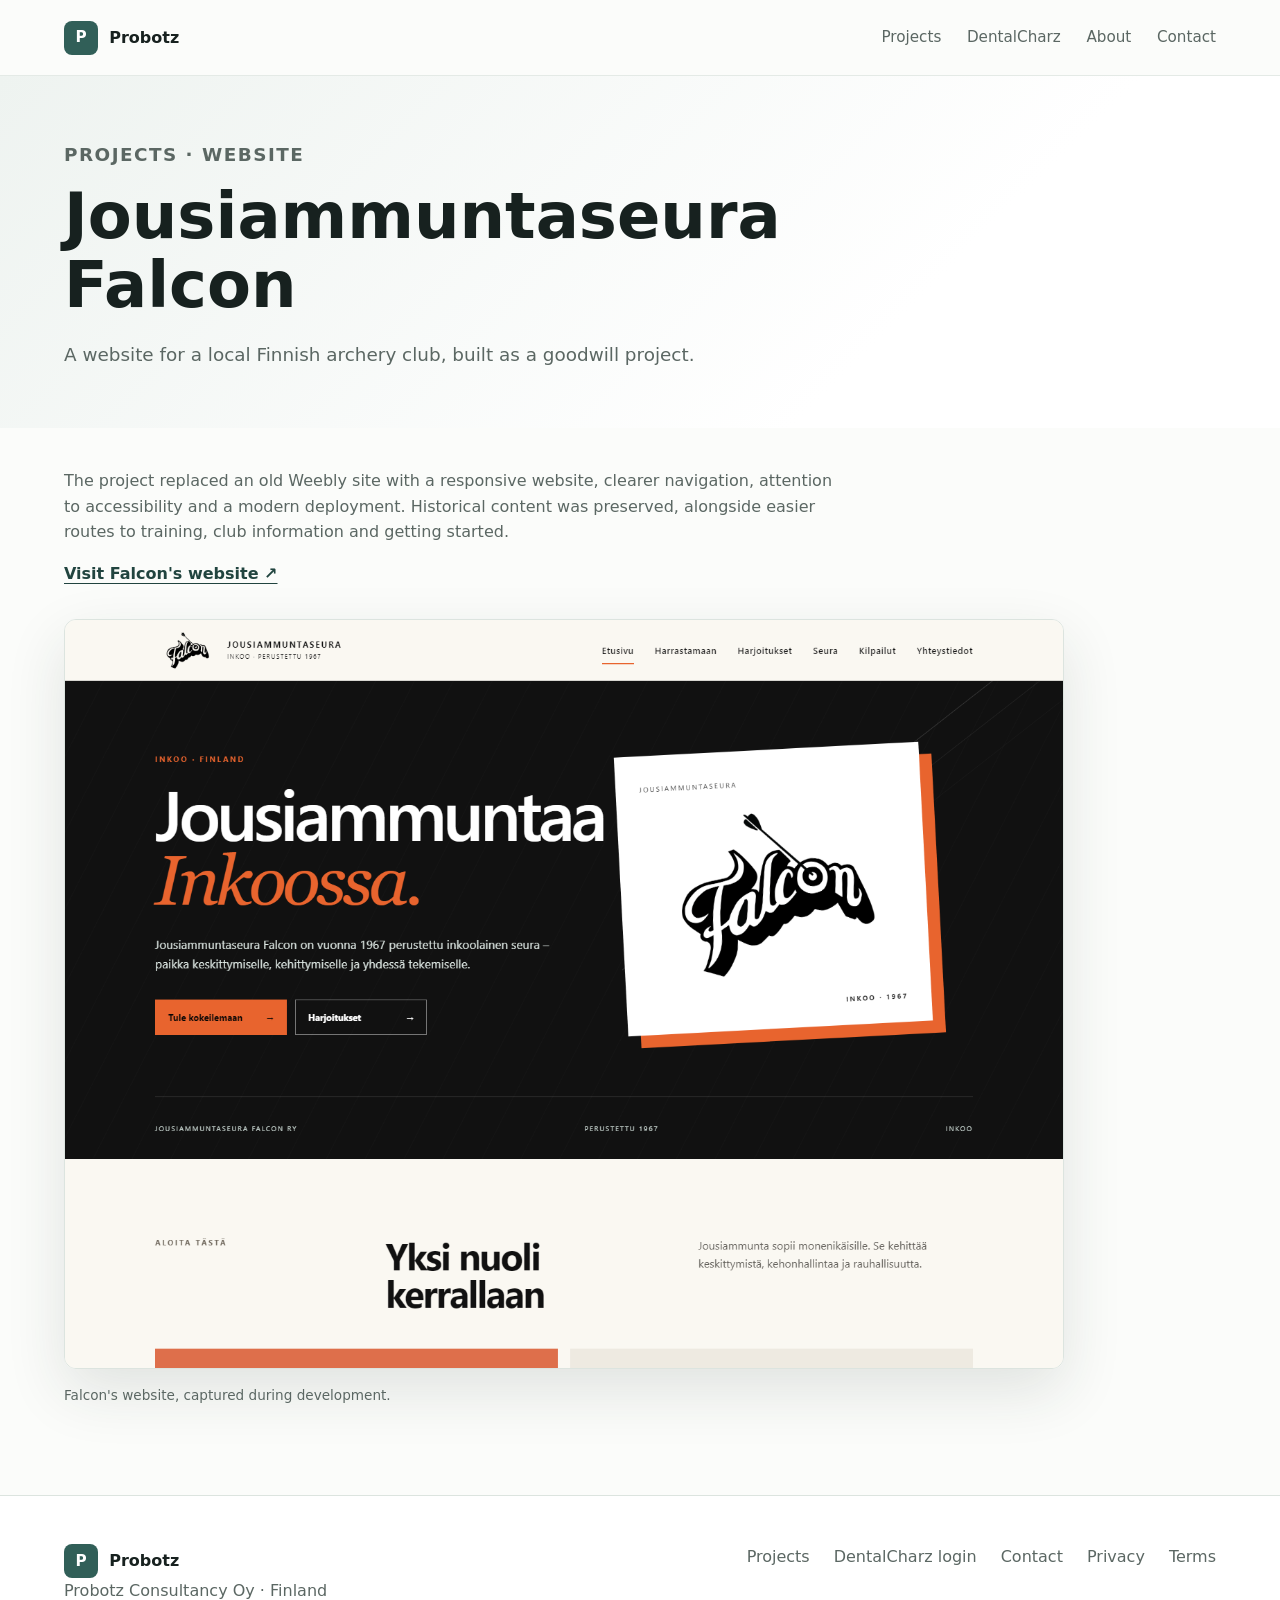
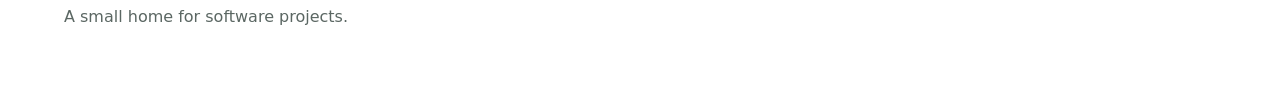
<file: work.html>
<!doctype html>
<html lang="en">
<head>
  <meta charset="utf-8">
  <meta name="viewport" content="width=device-width, initial-scale=1">
  <title>Jousiammuntaseura Falcon | A Probotz project</title>
  <meta name="description" content="A goodwill website project for a local Finnish archery club: clearer navigation, responsive layouts and preserved historical content.">
  <link rel="canonical" href="https://probotz.eu/work.html">
  <meta property="og:type" content="website">
  <meta property="og:site_name" content="Probotz Consultancy Oy">
  <meta property="og:locale" content="en_GB">
  <meta property="og:title" content="Jousiammuntaseura Falcon | A Probotz project">
  <meta property="og:description" content="A goodwill website project for a local Finnish archery club: clearer navigation, responsive layouts and preserved historical content.">
  <meta property="og:url" content="https://probotz.eu/work.html">
  <meta property="og:image" content="https://probotz.eu/assets/social-card.png">
  <meta property="og:image:width" content="1200">
  <meta property="og:image:height" content="630">
  <meta property="og:image:alt" content="Probotz Consultancy Oy — a small home for software projects">
  <meta name="twitter:card" content="summary_large_image">
  <meta name="theme-color" content="#315f58">

  <link rel="icon" href="/assets/favicon.svg" type="image/svg+xml">
  <link rel="icon" href="/assets/favicon.png" type="image/png" sizes="32x32">
  <link rel="apple-touch-icon" href="/assets/apple-touch-icon.png">
  <link rel="stylesheet" href="/styles.css">
  <script type="application/ld+json">{"@context": "https://schema.org", "@type": "Organization", "@id": "https://probotz.eu/#organisation", "name": "Probotz Consultancy Oy", "url": "https://probotz.eu/", "email": "jooa@probotz.eu", "logo": "https://probotz.eu/assets/apple-touch-icon.png", "location": {"@type": "Country", "name": "Finland"}}</script>
  <script src="/script.js" defer></script>
</head>
<body>
  <a class="skip-link" href="#main">Skip to content</a>
  <header class="site-header">
    <a class="logo" href="/" aria-label="Probotz home"><span class="logo-mark" aria-hidden="true">P</span><span>Probotz</span></a>
    <button class="nav-toggle" type="button" aria-expanded="false" aria-controls="site-nav"><span class="sr-only">Open navigation</span><span></span><span></span><span></span></button>
    <nav class="site-nav" id="site-nav" aria-label="Main navigation"><a href="/index.html#projects">Projects</a><a href="/dentalcharz.html">DentalCharz</a><a href="/about.html">About</a><a href="/contact.html">Contact</a></nav>
  </header>
  <main id="main" tabindex="-1">
<section class="subpage-hero compact-intro" id="falcon"><p class="eyebrow">Projects · Website</p><h1>Jousiammuntaseura Falcon</h1><p>A website for a local Finnish archery club, built as a goodwill project.</p></section>
<section class="section falcon-project" aria-label="Falcon website project"><div class="section-heading"><p>The project replaced an old Weebly site with a responsive website, clearer navigation, attention to accessibility and a modern deployment. Historical content was preserved, alongside easier routes to training, club information and getting started.</p><a class="text-link" href="https://jousiammuntaseurafalcon.fi/">Visit Falcon's website ↗</a></div><figure class="project-image case-study-image"><img src="/assets/falcon-home.png" width="1440" height="1080" fetchpriority="high" alt="Falcon's website with Finnish navigation, its archery club logo and links to trying archery and finding training."><figcaption>Falcon's website, captured during development.</figcaption></figure></section></main>
  <footer class="site-footer">
    <div><a class="logo footer-logo" href="/"><span class="logo-mark" aria-hidden="true">P</span><span>Probotz</span></a><p>Probotz Consultancy Oy · Finland<br>A small home for software projects.</p></div>
    <nav aria-label="Footer navigation"><a href="/index.html#projects">Projects</a><a href="https://dental.probotz.eu/login">DentalCharz login</a><a href="/contact.html">Contact</a><a href="/privacy.html">Privacy</a><a href="/terms.html">Terms</a></nav>
  </footer>
</body>
</html>
</file>
<file: styles.css>
:root {
  --ink: #17211f;
  --muted: #5b6763;
  --soft: #eef3f0;
  --surface: #fbfcfa;
  --card: #ffffff;
  --line: #dce4df;
  --brand: #315f58;
  --brand-dark: #21443f;
  --accent: #b9845a;
  --accent-soft: #f1e6dc;
  --shadow: 0 22px 60px rgba(31, 50, 45, 0.12);
  --radius: 8px;
  font-family: Inter, ui-sans-serif, system-ui, -apple-system, BlinkMacSystemFont, "Segoe UI", sans-serif;
}

/* Company/product architecture: retain the original palette and components. */

* {
  box-sizing: border-box;
}

html {
  scroll-behavior: smooth;
}

body {
  margin: 0;
  color: var(--ink);
  background: var(--surface);
  font-size: 16px;
  line-height: 1.6;
}

a {
  color: inherit;
  text-decoration: none;
}

ul {
  margin: 0;
  padding-left: 1.15rem;
}

li + li {
  margin-top: 0.55rem;
}

.sr-only {
  position: absolute;
  width: 1px;
  height: 1px;
  padding: 0;
  margin: -1px;
  overflow: hidden;
  clip: rect(0, 0, 0, 0);
  white-space: nowrap;
  border: 0;
}

.site-header {
  position: sticky;
  top: 0;
  z-index: 20;
  display: grid;
  grid-template-columns: auto 1fr auto;
  align-items: center;
  gap: 2rem;
  min-height: 76px;
  padding: 0 5vw;
  border-bottom: 1px solid rgba(220, 228, 223, 0.75);
  background: rgba(251, 252, 250, 0.88);
  backdrop-filter: blur(18px);
}

.logo {
  display: inline-flex;
  align-items: center;
  gap: 0.7rem;
  font-weight: 720;
  letter-spacing: 0;
}

.logo-mark {
  display: grid;
  width: 34px;
  height: 34px;
  place-items: center;
  border-radius: 8px;
  color: #fff;
  background: var(--brand);
  font-size: 0.95rem;
}

.site-nav {
  display: flex;
  justify-content: center;
  gap: 2rem;
  color: var(--muted);
  font-size: 0.95rem;
}

.site-nav a:hover,
.site-footer a:hover {
  color: var(--brand-dark);
}

.header-actions,
.hero-actions {
  display: flex;
  align-items: center;
  gap: 0.75rem;
  flex-wrap: wrap;
}

.button {
  display: inline-flex;
  align-items: center;
  justify-content: center;
  min-height: 42px;
  padding: 0.72rem 1rem;
  border: 1px solid transparent;
  border-radius: 8px;
  font-weight: 680;
  line-height: 1;
  transition: transform 160ms ease, background 160ms ease, border-color 160ms ease, box-shadow 160ms ease;
  white-space: nowrap;
  overflow-wrap: break-word;
}

.button:hover {
  transform: translateY(-1px);
}

.button-primary {
  color: #fff;
  background: var(--brand);
  box-shadow: 0 12px 26px rgba(49, 95, 88, 0.2);
}

.button-primary:hover {
  background: var(--brand-dark);
}

.button-secondary,
.button-ghost {
  color: var(--brand-dark);
  background: #fff;
  border-color: var(--line);
}

.button-secondary:hover,
.button-ghost:hover {
  border-color: #b9c7c0;
  box-shadow: 0 12px 24px rgba(31, 50, 45, 0.08);
}

.button-large {
  min-height: 50px;
  padding: 0.9rem 1.25rem;
}

.nav-toggle {
  display: none;
}

.hero {
  display: grid;
  grid-template-columns: minmax(0, 0.92fr) minmax(0, 1.08fr);
  gap: 5vw;
  align-items: center;
  padding: 7rem 5vw 5rem;
  min-height: calc(100vh - 76px);
  background:
    linear-gradient(135deg, rgba(238, 243, 240, 0.95), rgba(251, 252, 250, 0.5) 52%, rgba(241, 230, 220, 0.5)),
    var(--surface);
}

.eyebrow {
  margin: 0 0 0.8rem;
  color: var(--brand);
  font-size: 0.78rem;
  font-weight: 760;
  letter-spacing: 0.08em;
  text-transform: uppercase;
}

h1,
h2,
h3,
p {
  margin-top: 0;
}

h1 {
  max-width: 780px;
  margin-bottom: 1.25rem;
  font-size: clamp(2rem, 6vw, 5.8rem);
  line-height: 0.98;
  letter-spacing: 0;
  word-wrap: break-word;
  overflow-wrap: break-word;
}

h2 {
  margin-bottom: 1rem;
  font-size: clamp(2rem, 3.6vw, 3.45rem);
  line-height: 1.05;
  letter-spacing: 0;
}

h3 {
  margin-bottom: 0.55rem;
  font-size: 1.05rem;
  line-height: 1.3;
}

.hero-text {
  max-width: 620px;
  color: var(--muted);
  font-size: 1.18rem;
  overflow-wrap: break-word;
}

.product-visual {
  padding: 1.2rem;
  border: 1px solid rgba(220, 228, 223, 0.9);
  border-radius: 18px;
  background: rgba(255, 255, 255, 0.76);
  box-shadow: var(--shadow);
  max-width: 100%;
  overflow: hidden;
}

.case-header-card {
  display: grid;
  grid-template-columns: 1fr auto;
  gap: 1rem;
  padding: 1.2rem;
  background: #fff;
  border: 1px solid var(--line);
  border-radius: 8px;
  margin-bottom: 0.85rem;
}

.case-identity {
  display: flex;
  flex-direction: column;
  gap: 0.5rem;
}

.patient-ref {
  font-size: 1.25rem;
  font-weight: 700;
  color: var(--ink);
}

.case-meta {
  font-size: 0.875rem;
  color: var(--muted);
}

.created-label {
  font-size: 0.75rem;
  color: var(--muted);
}

.case-controls {
  display: flex;
  flex-direction: column;
  gap: 0.5rem;
  align-items: flex-end;
}

.workflow-strip {
  display: flex;
  gap: 0.5rem;
  margin: 0 0 0.85rem;
  padding: 0.75rem;
  background: #fff;
  border: 1px solid var(--line);
  border-radius: 8px;
  overflow-x: auto;
  -webkit-overflow-scrolling: touch;
}

.step {
  flex-shrink: 0;
  padding: 0.5rem 0.75rem;
  border-radius: 999px;
  font-size: 0.78rem;
  font-weight: 600;
  text-align: center;
  white-space: nowrap;
  background: #f6f8f6;
  color: var(--muted);
}

.step.done {
  background: var(--soft);
  color: var(--brand-dark);
}

.step.active {
  background: var(--brand);
  color: #fff;
}

.summary-tiles {
  display: grid;
  grid-template-columns: repeat(3, 1fr);
  gap: 0.5rem;
  padding: 0.75rem;
  background: #fff;
  border: 1px solid var(--line);
  border-radius: 8px;
  overflow: hidden;
}

.summary-tile {
  display: flex;
  gap: 0.5rem;
  padding: 0.75rem;
  border: 1px solid var(--line);
  border-radius: 8px;
  background: #fff;
  transition: border-color 0.2s ease;
  min-width: 0;
}

.summary-tile:hover {
  border-color: #b9c7c0;
}

.tile-icon {
  flex-shrink: 0;
  color: var(--muted);
}

.tile-svg {
  width: 1.25rem;
  height: 1.25rem;
}

.tile-content {
  flex: 1;
  min-width: 0;
  overflow-wrap: break-word;
}

.tile-title {
  font-size: 0.75rem;
  font-weight: 600;
  text-transform: uppercase;
  letter-spacing: 0.05em;
  color: var(--muted);
  margin-bottom: 0.25rem;
}

.tile-value {
  font-size: 0.875rem;
  font-weight: 600;
  color: var(--ink);
  margin-bottom: 0.125rem;
}

.tile-subtitle {
  font-size: 0.75rem;
  color: var(--muted);
}

.visual-grid p,
.feature-card p,
.price-card p,
.process-grid p,
.about-band p,
.section-heading p {
  color: var(--muted);
}

.section {
  padding: 5.5rem 5vw;
}

.section-heading {
  max-width: 780px;
  margin-bottom: 2rem;
}

.split-section {
  display: grid;
  grid-template-columns: minmax(0, 0.75fr) minmax(0, 1.25fr);
  gap: 3rem;
  align-items: start;
}

.compare-grid {
  display: grid;
  grid-template-columns: repeat(2, minmax(0, 1fr));
  gap: 1rem;
}

.pricing-grid {
  display: grid;
  grid-template-columns: repeat(3, minmax(0, 1fr));
  gap: 1rem;
}

.compare-card,
.feature-card,
.price-card,
.process-grid article {
  border: 1px solid var(--line);
  border-radius: var(--radius);
  background: var(--card);
  box-shadow: 0 16px 38px rgba(31, 50, 45, 0.06);
}

.compare-card {
  padding: 1.35rem;
}

.muted-card {
  background: #f8faf8;
}

.highlight-card {
  border-color: #c3d4cd;
  background: #fbfdfb;
}

.feature-grid {
  display: grid;
  grid-template-columns: repeat(auto-fit, minmax(280px, 1fr));
  gap: 1rem;
}

.feature-card {
  min-height: 230px;
  padding: 1.35rem;
}

.process-section {
  background: #eef3f0;
}

.process-grid {
  display: grid;
  grid-template-columns: repeat(auto-fit, minmax(240px, 1fr));
  gap: 1rem;
}

.process-grid article {
  padding: 1.35rem;
}

.process-grid span {
  display: grid;
  width: 38px;
  height: 38px;
  place-items: center;
  margin-bottom: 1.2rem;
  border-radius: 8px;
  color: #fff;
  background: var(--brand);
  font-weight: 800;
}

.outcomes-section {
  display: grid;
  grid-template-columns: minmax(0, 0.8fr) minmax(0, 1.2fr);
  gap: 3rem;
}

.outcome-list {
  display: grid;
  gap: 0.85rem;
}

.outcome-list div {
  display: grid;
  grid-template-columns: 0.45fr 1fr;
  gap: 1rem;
  padding: 1rem 0;
  border-bottom: 1px solid var(--line);
}

.outcome-list span {
  color: var(--muted);
}

.pricing-preview {
  background: #f8faf8;
}

.pricing-grid {
  grid-template-columns: repeat(3, minmax(0, 1fr));
}

.price-card {
  display: flex;
  min-height: 410px;
  flex-direction: column;
  padding: 1.45rem;
}

.price {
  margin-bottom: 0.4rem;
  color: var(--ink);
  font-size: 1.85rem;
  font-weight: 800;
}

.price-card ul {
  margin: 1rem 0 1.5rem;
}

.price-card .button {
  margin-top: auto;
}

.featured-price {
  border-color: #abc3ba;
  box-shadow: 0 24px 62px rgba(49, 95, 88, 0.16);
}

.about-band {
  display: grid;
  grid-template-columns: minmax(0, 0.75fr) minmax(0, 1.25fr);
  gap: 3rem;
  align-items: start;
}

.about-band p {
  font-size: 1.08rem;
}

.final-cta {
  margin: 2rem 5vw 5rem;
  padding: clamp(2.2rem, 6vw, 4.6rem);
  border-radius: 18px;
  color: #fff;
  background:
    linear-gradient(135deg, rgba(33, 68, 63, 0.98), rgba(49, 95, 88, 0.95)),
    var(--brand-dark);
}

.final-cta .eyebrow,
.final-cta p {
  color: #d7e7e1;
}

.final-cta h2 {
  max-width: 880px;
}

.final-cta .button-secondary {
  color: #fff;
  background: rgba(255, 255, 255, 0.08);
  border-color: rgba(255, 255, 255, 0.25);
}

.site-footer {
  display: grid;
  grid-template-columns: minmax(0, 0.8fr) minmax(0, 1.2fr);
  gap: 3rem;
  padding: 3rem 5vw;
  border-top: 1px solid var(--line);
  background: #fff;
}

.site-footer p {
  max-width: 340px;
  color: var(--muted);
}

.site-footer nav {
  display: flex;
  justify-content: flex-end;
  gap: 1rem 1.5rem;
  flex-wrap: wrap;
  color: var(--muted);
}

.subpage-hero {
  padding: 6rem 5vw 3rem;
  background: linear-gradient(135deg, var(--soft), #fff 70%);
}

.subpage-hero p {
  max-width: 740px;
  color: var(--muted);
  font-size: 1.15rem;
}

.content-page {
  max-width: 960px;
  margin: 0 auto;
  padding: 4rem 5vw 6rem;
}

.content-page h2 {
  font-size: 2rem;
}

.contact-panel {
  display: grid;
  grid-template-columns: minmax(0, 0.85fr) minmax(0, 1.15fr);
  gap: 2rem;
}

.contact-box {
  padding: 1.35rem;
  border: 1px solid var(--line);
  border-radius: var(--radius);
  background: #fff;
  box-shadow: 0 16px 38px rgba(31, 50, 45, 0.06);
}

@media (max-width: 1040px) {
  .hero,
  .split-section,
  .outcomes-section,
  .about-band,
  .contact-panel {
    grid-template-columns: 1fr;
  }

  .feature-grid,
  .process-grid {
    grid-template-columns: repeat(2, minmax(0, 1fr));
  }
}

@media (max-width: 820px) {
  .site-header {
    grid-template-columns: auto auto;
    gap: 1rem;
    min-height: 68px;
  }

  .nav-toggle {
    display: inline-flex;
    width: 42px;
    height: 42px;
    flex-direction: column;
    align-items: center;
    justify-content: center;
    gap: 5px;
    justify-self: end;
    border: 1px solid var(--line);
    border-radius: 8px;
    background: #fff;
  }

  .nav-toggle span:not(.sr-only) {
    width: 18px;
    height: 2px;
    background: var(--ink);
  }

  .site-nav,
  .header-actions {
    display: none;
  }

  .site-header.nav-open .site-nav,
  .site-header.nav-open .header-actions {
    display: flex;
    grid-column: 1 / -1;
    justify-content: flex-start;
  }

  .site-header.nav-open .site-nav {
    flex-direction: column;
    gap: 0.8rem;
    padding-top: 0.5rem;
  }

  .site-header.nav-open .header-actions {
    padding-bottom: 1rem;
  }

  .hero {
    grid-template-columns: 1fr;
    min-height: auto;
    padding-top: 4.5rem;
    padding-left: 1.1rem;
    padding-right: 1.1rem;
    gap: 1.5rem;
  }

  .hero-copy {
    width: 100%;
  }

  .product-visual {
    border-radius: 12px;
    width: 100%;
  }

  .case-header-card {
    grid-template-columns: 1fr;
    gap: 0.75rem;
  }

  .case-controls {
    align-items: flex-start;
  }

  .summary-tiles {
    grid-template-columns: repeat(2, 1fr);
  }

  .pricing-grid {
    grid-template-columns: 1fr;
  }

  .feature-grid {
    grid-template-columns: repeat(2, minmax(0, 1fr));
  }

  .outcome-list div {
    grid-template-columns: 1fr;
    gap: 0.25rem;
  }

  .site-footer {
    grid-template-columns: 1fr;
  }

  .site-footer nav {
    justify-content: flex-start;
  }
}

@media (max-width: 560px) {
  .hero,
  .section,
  .subpage-hero,
  .content-page {
    padding-left: 1.1rem;
    padding-right: 1.1rem;
  }

  h1 {
    font-size: clamp(1.75rem, 5vw, 3rem);
  }

  h2 {
    font-size: clamp(1.5rem, 4vw, 2.5rem);
  }

  .hero-text {
    font-size: 1rem;
  }

  .feature-grid,
  .process-grid {
    grid-template-columns: 1fr;
  }

  .hero-actions,
  .header-actions {
    width: 100%;
  }

  .hero-actions .button,
  .header-actions .button {
    flex: 1 1 100%;
    min-width: 100%;
  }

  .compare-grid {
    grid-template-columns: 1fr;
  }

  .summary-tiles {
    grid-template-columns: 1fr;
  }

  .summary-tile {
    padding: 0.6rem;
  }

  .tile-title {
    font-size: 0.7rem;
  }

  .tile-value {
    font-size: 0.8rem;
  }

  .tile-subtitle {
    font-size: 0.7rem;
  }

  .step {
    padding: 0.4rem 0.6rem;
    font-size: 0.7rem;
  }

  .product-visual {
    padding: 0.8rem;
  }

  .case-header-card {
    padding: 0.8rem;
    gap: 0.5rem;
  }

  .patient-ref {
    font-size: 1.1rem;
  }

  .case-meta {
    font-size: 0.8rem;
  }

  .created-label {
    font-size: 0.7rem;
  }

  .final-cta {
    margin-left: 1.1rem;
    margin-right: 1.1rem;
  }
}

/* Shared company and product layouts */
.site-header { grid-template-columns: auto 1fr; }
.site-nav { justify-content: flex-end; align-items: center; gap: clamp(1rem, 2vw, 2rem); }
.site-nav a[aria-current="page"] { color: var(--brand-dark); text-decoration: underline; text-underline-offset: 0.5rem; text-decoration-thickness: 2px; }
.site-nav a { padding-block: 0.6rem; }
.site-nav .login-link { margin-left: 1rem; }
:focus-visible { outline: 3px solid var(--brand); outline-offset: 5px; }
.final-cta :focus-visible, .flagship-card:focus-visible { outline-color: #b9845a; }
.skip-link { position: fixed; left: 1rem; top: -100px; z-index: 100; padding: 0.8rem 1rem; background: white; border: 2px solid var(--brand); }
.skip-link:focus { top: 1rem; }
[id] { scroll-margin-top: 110px; }
main:focus { outline: none; }
figure { margin: 0; }
figcaption, .small-note { margin-top: 1rem; color: var(--muted); font-size: 0.85rem; line-height: 1.6; }
.company-hero { min-height: 680px; padding-top: 6rem; padding-bottom: 6rem; grid-template-columns: minmax(0, 1.2fr) minmax(0, 0.8fr); }
.company-hero h1 { font-size: clamp(2.8rem, 5.4vw, 5.4rem); line-height: 1.04; max-width: 850px; }
.company-proof { display: grid; gap: 1rem; }
.flagship-card { display: block; border-radius: 18px; padding: clamp(1.5rem, 3vw, 3rem); background: var(--brand-dark); color: white; box-shadow: var(--shadow); }
.flagship-card .eyebrow { color: #d7e7e1; }
.flagship-card h2 { font-size: clamp(2rem, 3vw, 3rem); }
.flagship-card p:not(.eyebrow) { color: #d7e7e1; }
.flagship-card .text-link { color: white; }
.mini-workflow { display: grid; grid-template-columns: 1fr 1fr; gap: 0.6rem; margin: 2rem 0; }
.mini-workflow span { border: 1px solid #73938b; padding: 0.55rem 0.75rem; border-radius: 6px; font-size: 0.85rem; }
.project-teaser { display: grid; padding: 1.5rem; background: white; border: 1px solid var(--line); border-radius: var(--radius); gap: 0.35rem; }
.project-teaser .eyebrow { margin-bottom: 0.25rem; }
.project-teaser strong { font-size: 1.2rem; }
.project-teaser > span:last-child { color: var(--muted); font-size: 0.9rem; }
.large-copy { font-size: 1.13rem; color: var(--muted); max-width: 780px; }
.featured-product { background: var(--soft); border-block: 1px solid var(--line); }
.featured-product .split-section { grid-template-columns: 1fr 1fr; }
.work-feature { display: grid; grid-template-columns: minmax(0, 1.3fr) minmax(0, 0.7fr); gap: 4vw; align-items: center; }
.project-image img { display: block; width: 100%; height: auto; border: 1px solid var(--line); border-radius: 12px; box-shadow: var(--shadow); }
.feature-title { font-size: clamp(1.65rem, 2.6vw, 2.5rem); overflow-wrap: anywhere; }
.text-link, .prose a:not(.button) { color: var(--brand-dark); text-decoration: underline; text-underline-offset: 0.25rem; font-weight: 650; }
.product-hero { min-height: 630px; }
.product-hero h1 { font-size: clamp(2.8rem, 5.3vw, 5rem); line-height: 1.04; }
.status-pill { color: var(--brand-dark); background: var(--soft); border-radius: 999px; padding: 0.4rem 0.75rem; height: fit-content; font-size: 0.8rem; }
.workflow-cards { grid-template-columns: repeat(3, minmax(0, 1fr)); }
.workflow-cards h3 { font-size: 1.35rem; }
.workflow-cards .feature-card { padding: 1.7rem; }
.case-journey { list-style: none; counter-reset: journey; padding: 0; display: grid; grid-template-columns: repeat(5, minmax(0, 1fr)); gap: 1rem; }
.case-journey li { counter-increment: journey; margin: 0; padding: 1rem 0; border-top: 2px solid var(--brand); }
.case-journey li::before { content: '0' counter(journey); display: block; color: var(--brand); font-size: 0.8rem; margin-bottom: 1rem; }
.case-journey p { color: var(--muted); margin-top: 0.7rem; }
.integration-grid { display: grid; grid-template-columns: repeat(4, minmax(0, 1fr)); gap: 1rem; }
.integration-grid .contact-box { display: flex; flex-direction: column; align-items: flex-start; }
.integration-status { margin-top: auto; background: var(--soft); color: var(--brand-dark); border-radius: 99px; font-size: 0.8rem; padding: 0.25rem 0.7rem; }
.integration-status.development { background: var(--accent-soft); color: #704828; }
.case-study-image { max-width: 1100px; margin-inline: auto; }
.case-study-section { padding-top: 2rem; }
.contact-options { display: grid; grid-template-columns: 1fr 1fr; gap: 2rem; }
.contact-options .contact-box { padding: clamp(1.5rem, 3vw, 3rem); }
.contact-options h2 { font-size: clamp(1.7rem, 3vw, 2.8rem); }
.contact-status { padding: 1rem; background: var(--soft); border-left: 3px solid var(--brand); font-size: 0.9rem; }
.company-details { margin-left: 0; padding-top: 0; }
.prose h2:not(:first-child) { margin-top: 3rem; }
.error-page { min-height: 65vh; }
.button { white-space: normal; text-align: center; }
@media (max-width: 1040px) {
  .site-header { grid-template-columns: auto auto; min-height: 76px; }
  .site-nav { display: flex; grid-column: 1 / -1; flex-wrap: wrap; justify-content: flex-start; padding-bottom: 1rem; }
  .nav-toggle { display: none; }
  .nav-enhanced .nav-toggle { display: inline-flex; width: 44px; height: 44px; flex-direction: column; align-items: center; justify-content: center; gap: 5px; justify-self: end; border: 1px solid var(--line); border-radius: 8px; background: white; }
  .nav-toggle span:not(.sr-only) { width: 18px; height: 2px; background: var(--ink); }
  .nav-enhanced .site-nav { display: none; }
  .nav-enhanced.nav-open .site-nav { display: flex; flex-direction: column; align-items: stretch; gap: 0.4rem; max-height: calc(100dvh - 90px); overflow-y: auto; }
  .site-nav .login-link { margin-left: 0; }
  .company-hero, .product-hero, .work-feature { grid-template-columns: 1fr; gap: 2.5rem; }
  .company-proof { grid-template-columns: minmax(0, 1.3fr) minmax(0, 0.7fr); align-items: start; }
  .workflow-cards, .integration-grid { grid-template-columns: repeat(2, minmax(0, 1fr)); }
  .case-journey { grid-template-columns: repeat(3, minmax(0, 1fr)); }
}
@media (max-width: 600px) {
  .company-hero, .product-hero { padding-top: 3.5rem; padding-bottom: 3.5rem; }
  .company-hero h1, .product-hero h1, .subpage-hero h1 { font-size: clamp(2.3rem, 9vw, 3.4rem); line-height: 1.07; }
  .company-proof, .featured-product .split-section, .contact-options, .workflow-cards, .integration-grid, .case-journey { grid-template-columns: 1fr; }
  .section { padding-block: 3.5rem; }
  .subpage-hero { padding-top: 3.5rem; }
  .product-hero .summary-tiles { grid-template-columns: repeat(2, minmax(0, 1fr)); }
  .product-hero .case-header-card { grid-template-columns: 1fr; }
  .site-footer nav a { padding-block: 0.4rem; }
  .project-teaser strong { overflow-wrap: anywhere; }
}
@media (prefers-reduced-motion: reduce) {
  html { scroll-behavior: auto; }
  *, *::before, *::after { transition: none !important; animation: none !important; }
}

/* Small project portfolio, using the existing surfaces and typography. */
.home-intro { padding-block: 4.5rem 3rem; }
.home-intro h1 { max-width: 880px; font-size: clamp(2.5rem, 5vw, 4.8rem); line-height: 1.06; }
.home-intro > p:last-child { max-width: 630px; }
.project-section { padding-block: 3rem; }
.portfolio-grid { display: grid; grid-template-columns: minmax(0, 1fr) minmax(0, 1fr); gap: 2rem; align-items: start; }
.portfolio-grid h3 { font-size: clamp(1.6rem, 2.5vw, 2.3rem); }
.portfolio-grid .flagship-card { padding: clamp(1.5rem, 3vw, 3rem); }
.portfolio-grid .mini-workflow { margin-block: 2rem; }
.portfolio-falcon { background: var(--card); border: 1px solid var(--line); border-radius: 12px; overflow: hidden; }
.portfolio-falcon .project-image img { border: 0; border-radius: 0; box-shadow: none; }
.portfolio-copy { padding: 1.5rem; }
.portfolio-copy h3 { overflow-wrap: anywhere; }
.portfolio-copy p:not(.eyebrow) { color: var(--muted); }
.flagship-card a:focus-visible { outline-color: #fff; }
.home-notes { display: grid; grid-template-columns: minmax(0, 1fr) minmax(0, 1fr); gap: 4rem; padding-block: 3rem 4rem; border-top: 1px solid var(--line); }
.home-notes h2 { font-size: 1.8rem; }
.home-notes p { max-width: 600px; color: var(--muted); }
.compact-intro { padding-block: 4rem 2.5rem; }
.compact-intro h1 { font-size: clamp(2.3rem, 5vw, 4.8rem); line-height: 1.08; }
.falcon-project { padding-top: 2.5rem; }
.falcon-project .case-study-image { margin-left: 0; max-width: 1000px; }
.project-note { background: var(--soft); }
@media (max-width: 700px) {
  .portfolio-grid, .home-notes { grid-template-columns: 1fr; gap: 2rem; }
  .home-intro { padding-block: 3rem 2rem; }
  .home-notes { padding-block: 2.5rem; }
}
</file>
